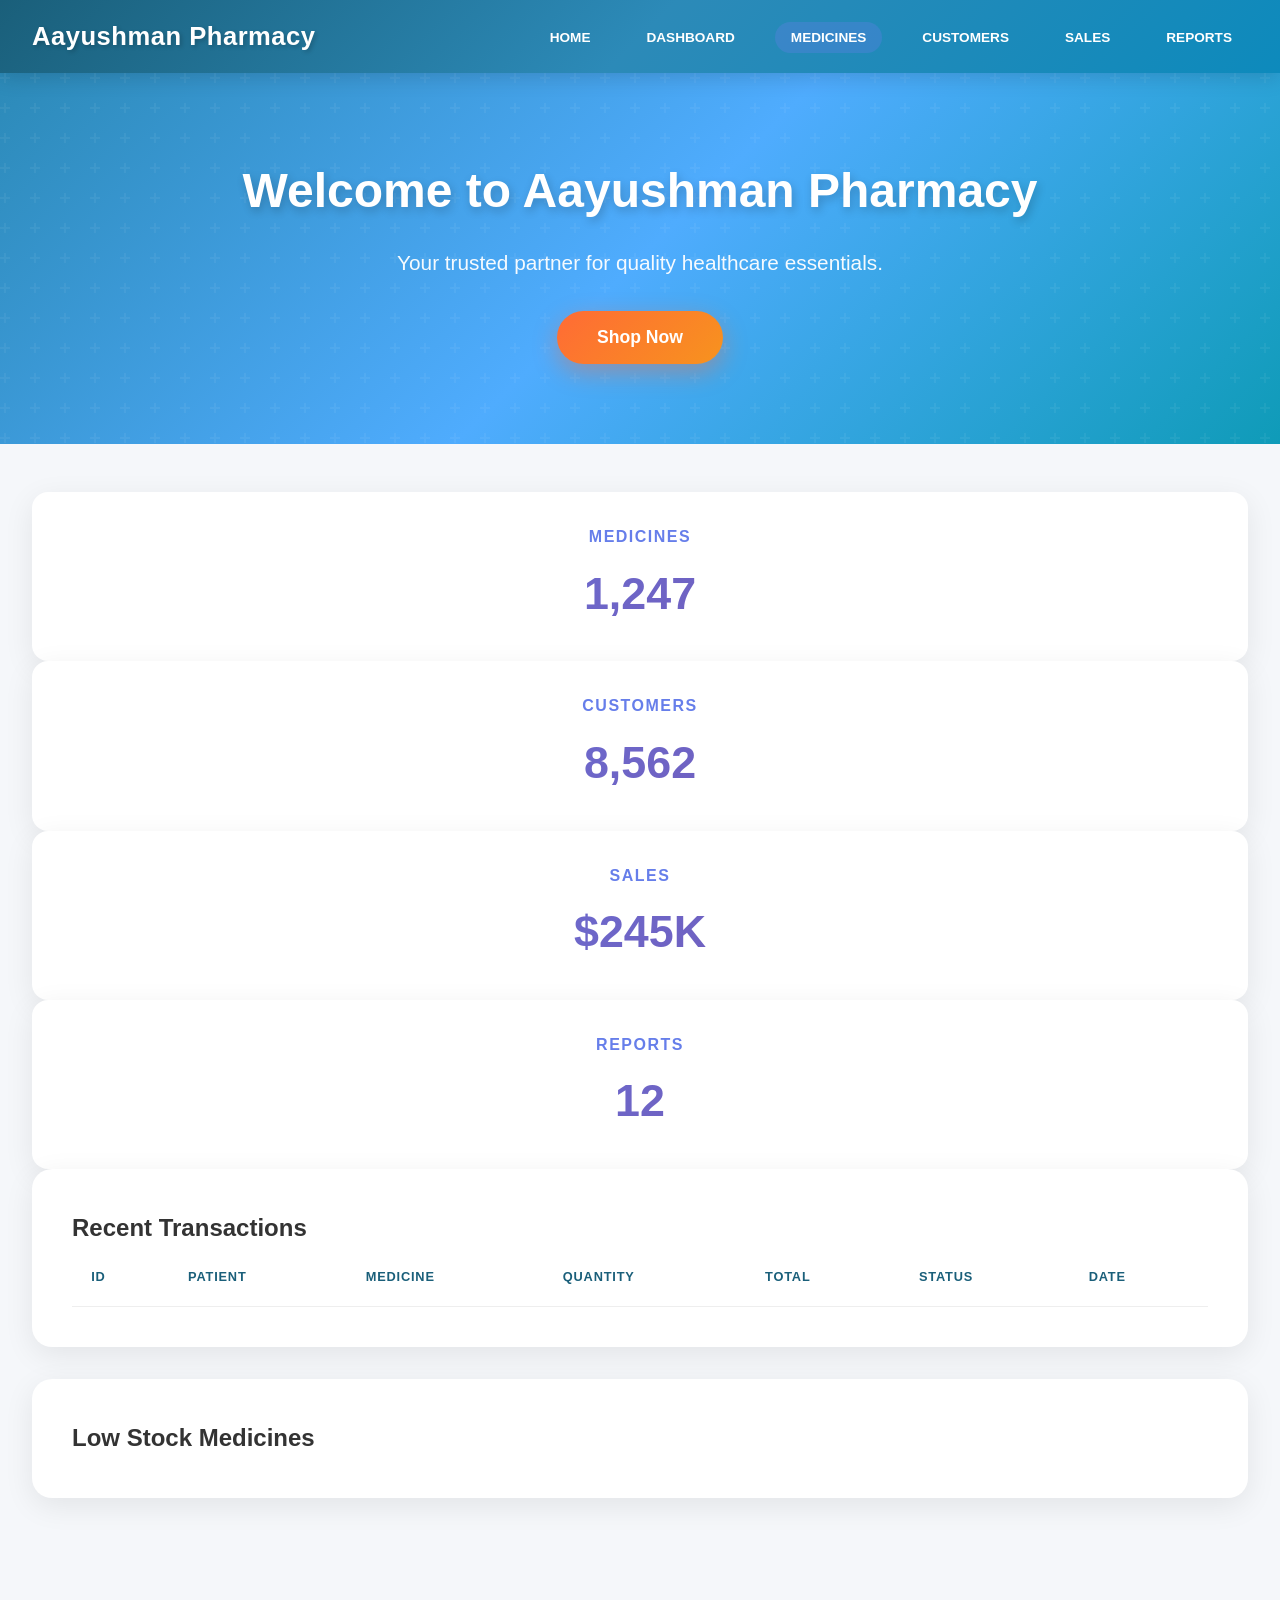
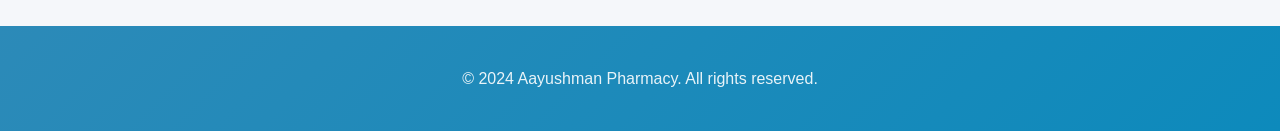
<file: index.html>
<!DOCTYPE html>
<html lang="en">
<head>
  <meta charset="UTF-8">
  <meta name="viewport" content="width=device-width, initial-scale=1.0">
  <title>Aayushman Pharmacy</title>
  <link rel="stylesheet" href="styles.css">
</head>
<body>
  <nav class="navbar">
    <div class="nav-brand">
      <h2>Aayushman Pharmacy</h2>
    </div>
    <ul class="nav-links">
      <li><a href="home.html">Home</a></li>
      <li><a href="dashboard.html">Dashboard</a></li>
      <li><a href="medicines.html" style="background-color: rgba(102, 126, 234, 0.3);">Medicines</a></li>
      <li><a href="customers.html">Customers</a></li>
      <li><a href="sales.html">Sales</a></li>
      <li><a href="reports.html">Reports</a></li>
    </ul>
  </nav>

  <section id="home" class="hero">
    <div class="hero-content">
      <h1>Welcome to Aayushman Pharmacy</h1>
      <p>Your trusted partner for quality healthcare essentials.</p>
      <button class="btn-primary">Shop Now</button>
    </div>
  </section>

  <main id="dashboard" class="dashboard-container">
    <section class="stats-grid">
      <div class="stat-card">
        <h3>Medicines</h3>
        <span class="stat-number">1,247</span>
        <p total-medicines-count></p>
      </div>
      <div class="stat-card">
        <h3>Customers</h3>
        <span class="stat-number">8,562</span>
        <p total-customers-count></p>
      </div>
      <div class="stat-card">
        <h3>Sales</h3>
        <span class="stat-number">$245K</span>
        <p total-sales-count></p>
      </div>
      <div class="stat-card">
        <h3>Reports</h3>
        <span class="stat-number">12</span>
        <p total-reports-count></p>
      </div>
    </section>

    <section class="transactions-section">
      <h2 id="recent-transactions-heading">Recent Transactions</h2>
      <table class="transactions-table" id="transactions-table">
        <tr>
          <th>ID</th>
          <th>Patient</th>
          <th>Medicine</th>
          <th>Quantity</th>
          <th>Total</th>
          <th>Status</th>
          <th>Date</th>
        </tr>
      </table>
    </section>

    <section id="low-stock" class="low-stock-section">
      <h2 id="medicines-heading">Low Stock Medicines</h2>
      <div class="cards-grid" id="cards-grid">
        <!-- Low stock cards will be rendered here -->
      </div>
    </section>
  </main>

  <footer>
    <p>&copy; 2024 Aayushman Pharmacy. All rights reserved.</p>
  </footer>
</body>
</html>
</file>
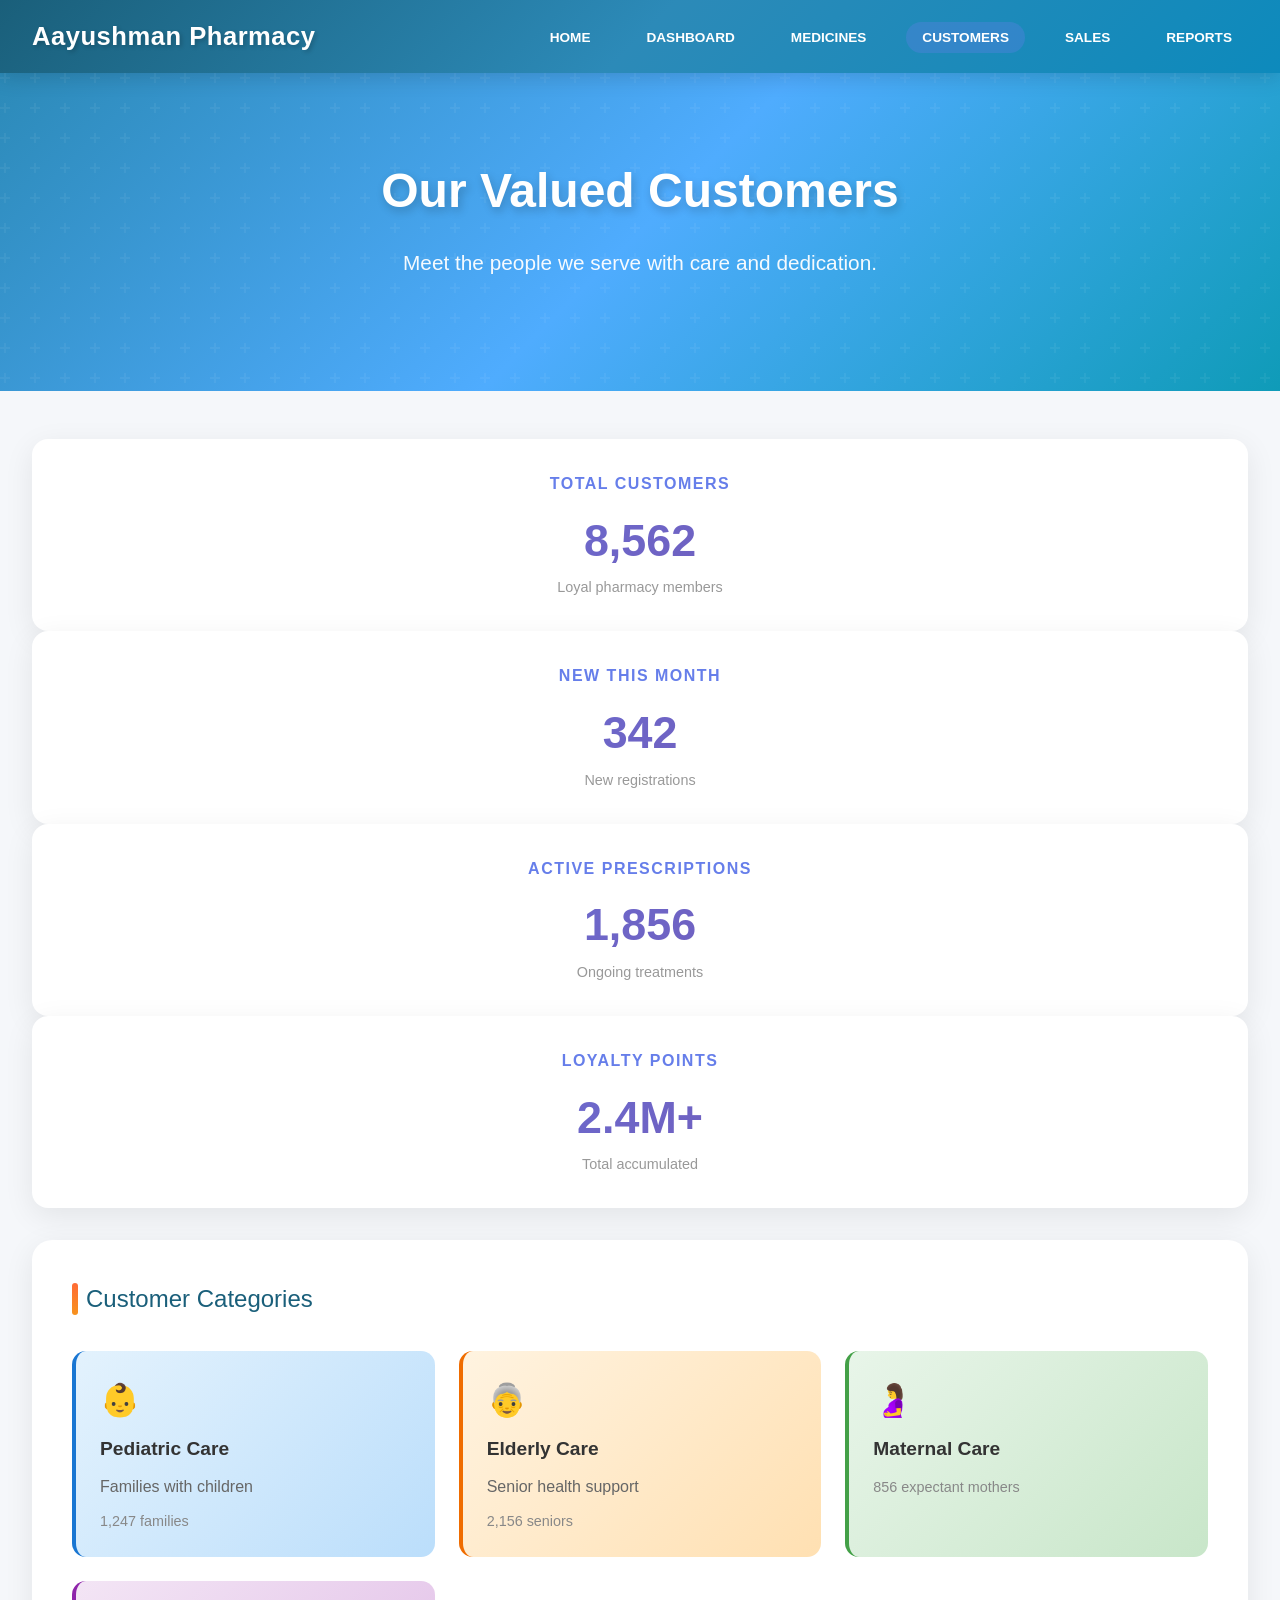
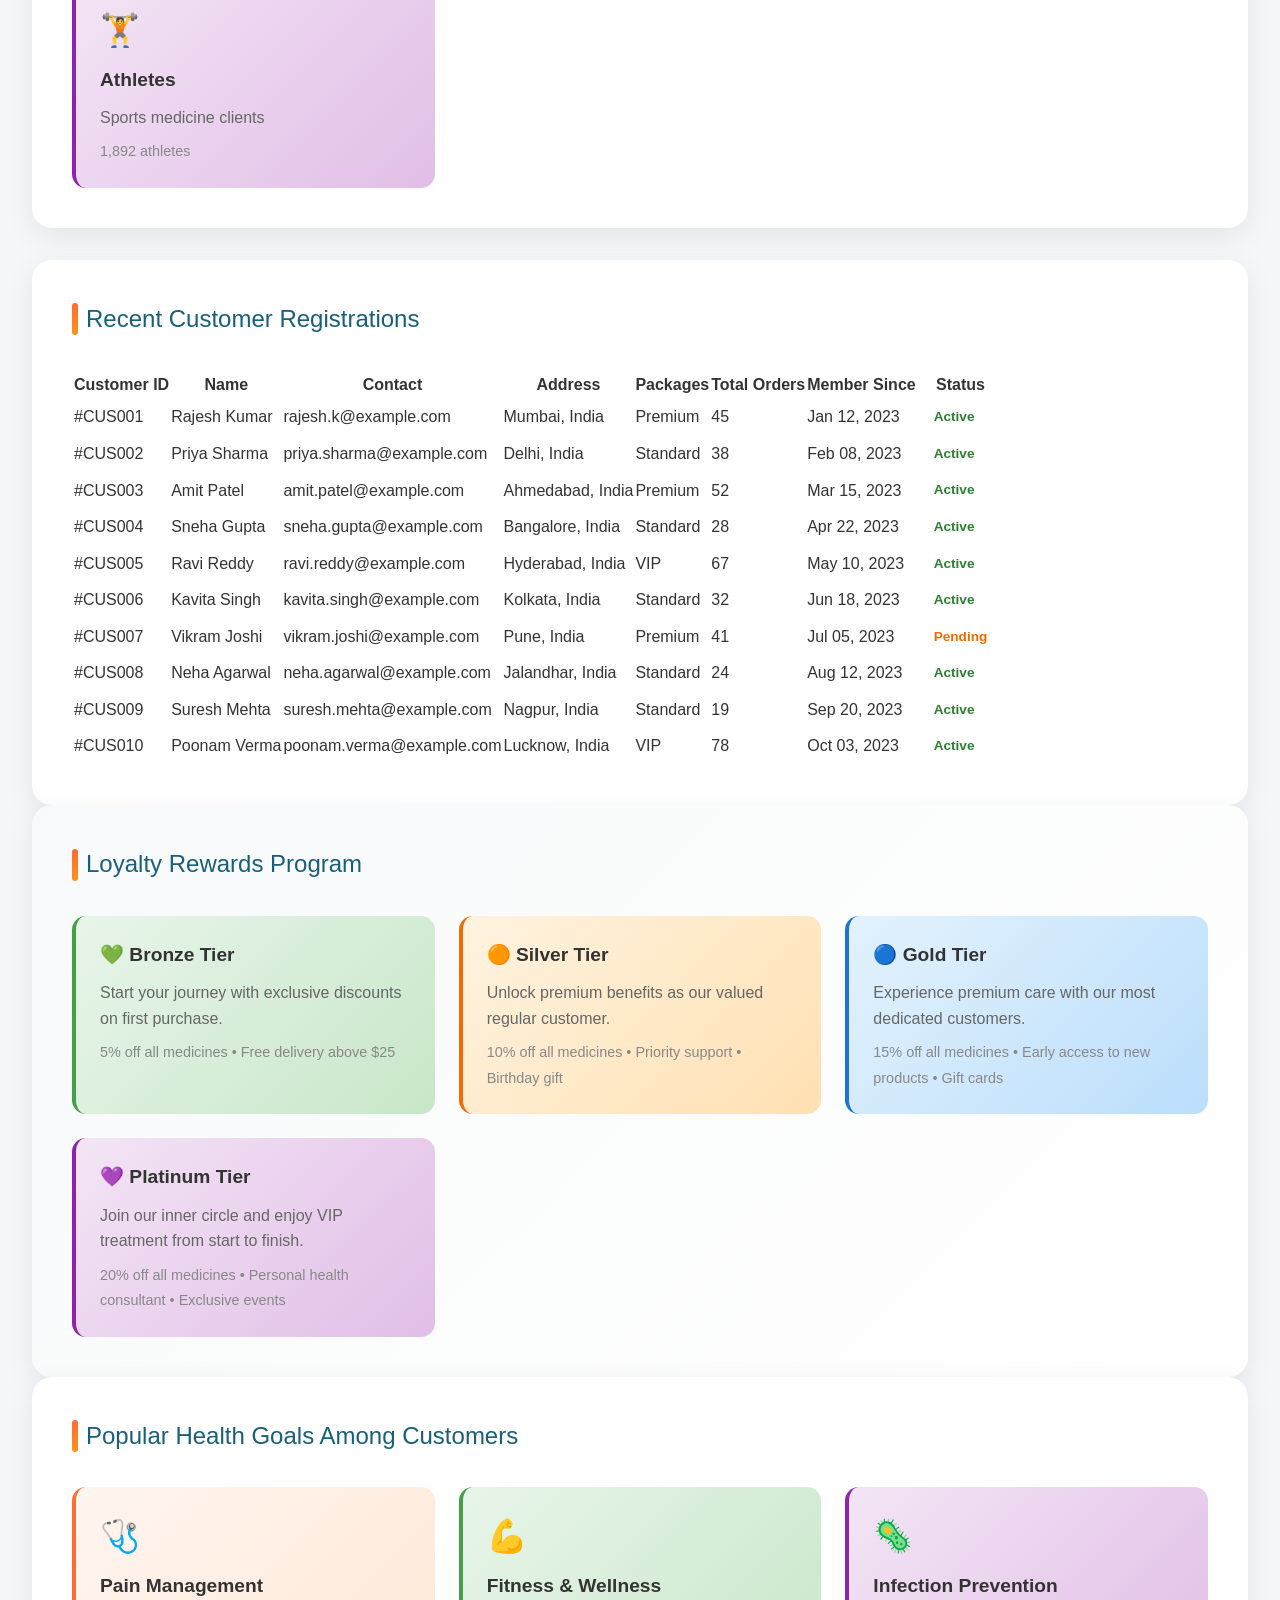
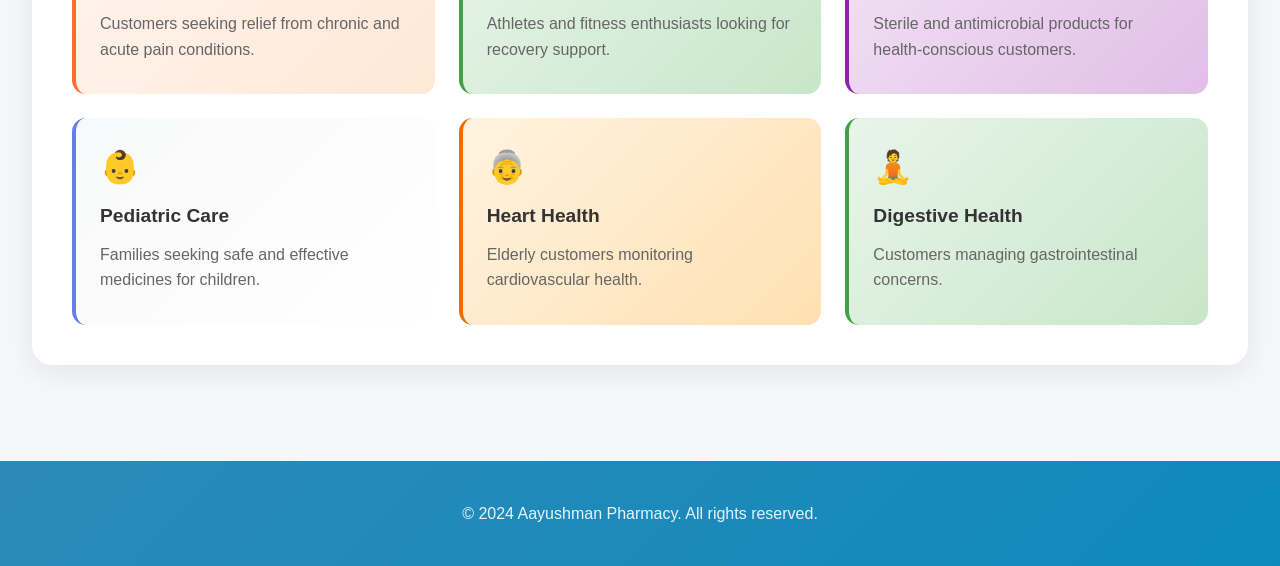
<file: customers.html>
<!DOCTYPE html>
<html lang="en">
<head>
  <meta charset="UTF-8">
  <meta name="viewport" content="width=device-width, initial-scale=1.0">
  <title>Aayushman Pharmacy - Customers</title>
  <link rel="stylesheet" href="styles.css">
</head>
<body>
  <nav class="navbar">
    <div class="nav-brand">
      <h2>Aayushman Pharmacy</h2>
    </div>
    <ul class="nav-links">
      <li><a href="home.html">Home</a></li>
      <li><a href="dashboard.html">Dashboard</a></li>
      <li><a href="medicines.html">Medicines</a></li>
      <li><a href="customers.html" style="background-color: rgba(102, 126, 234, 0.3);">Customers</a></li>
      <li><a href="sales.html">Sales</a></li>
      <li><a href="reports.html">Reports</a></li>
    </ul>
  </nav>

  <section class="hero">
    <div class="hero-content">
      <h1>Our Valued Customers</h1>
      <p>Meet the people we serve with care and dedication.</p>
    </div>
  </section>

  <main class="dashboard-container">
    <!-- Statistics Section -->
    <section class="stats-grid" style="margin-bottom: 2rem;">
      <div class="stat-card">
        <h3>Total Customers</h3>
        <span class="stat-number">8,562</span>
        <p>Loyal pharmacy members</p>
      </div>
      <div class="stat-card">
        <h3>New This Month</h3>
        <span class="stat-number">342</span>
        <p>New registrations</p>
      </div>
      <div class="stat-card">
        <h3>Active Prescriptions</h3>
        <span class="stat-number">1,856</span>
        <p>Ongoing treatments</p>
      </div>
      <div class="stat-card">
        <h3>Loyalty Points</h3>
        <span class="stat-number">2.4M+</span>
        <p>Total accumulated</p>
      </div>
    </section>

    <!-- Customer Categories Section -->
    <section class="categories-section" style="background: white; border-radius: 20px; padding: 2.5rem; box-shadow: 0 8px 30px rgba(0, 0, 0, 0.08); margin-bottom: 2rem;">
      <div class="section-header">Customer Categories</div>
      <div class="cards-grid">
        <div class="card category-card" style="background: linear-gradient(135deg, #e3f2fd 0%, #bbdefb 100%); border-left-color: #1976d2;">
          <span class="category-icon" style="font-size: 2rem; display: block; margin-bottom: 0.5rem;">👶</span>
          <h4>Pediatric Care</h4>
          <p>Families with children</p>
          <span class="unit">1,247 families</span>
        </div>

        <div class="card category-card" style="background: linear-gradient(135deg, #fff3e0 0%, #ffe0b2 100%); border-left-color: #ef6c00;">
          <span class="category-icon" style="font-size: 2rem; display: block; margin-bottom: 0.5rem;">👵</span>
          <h4>Elderly Care</h4>
          <p>Senior health support</p>
          <span class="unit">2,156 seniors</span>
        </div>

        <div class="card category-card" style="background: linear-gradient(135deg, #e8f5e9 0%, #c8e6c9 100%); border-left-color: #43a047;">
          <span class="category-icon" style="font-size: 2rem; display: block; margin-bottom: 0.5rem;">🤰</span>
          <h4>Maternal Care</h4>
          <prenatal support</p>
          <span class="unit">856 expectant mothers</span>
        </div>

        <div class="card category-card" style="background: linear-gradient(135deg, #f3e5f5 0%, #e1bee7 100%); border-left-color: #8e24aa;">
          <span class="category-icon" style="font-size: 2rem; display: block; margin-bottom: 0.5rem;">🏋️</span>
          <h4>Athletes</h4>
          <p>Sports medicine clients</p>
          <span class="unit">1,892 athletes</span>
        </div>
      </div>
    </section>

    <!-- Recent Customers Table -->
    <section class="customers-table-section" style="background: white; border-radius: 20px; padding: 2.5rem; box-shadow: 0 8px 30px rgba(0, 0, 0, 0.08);">
      <div class="section-header">Recent Customer Registrations</div>
      <table class="customers-table">
        <thead>
          <tr>
            <th>Customer ID</th>
            <th>Name</th>
            <th>Contact</th>
            <th>Address</th>
            <th>Packages</th>
            <th>Total Orders</th>
            <th>Member Since</th>
            <th>Status</th>
          </tr>
        </thead>
        <tbody>
          <tr>
            <td>#CUS001</td>
            <td>Rajesh Kumar</td>
            <td>rajesh.k@example.com</td>
            <td>Mumbai, India</td>
            <td>Premium</td>
            <td>45</td>
            <td>Jan 12, 2023</td>
            <td><span class="status-badge status-completed">Active</span></td>
          </tr>
          <tr>
            <td>#CUS002</td>
            <td>Priya Sharma</td>
            <td>priya.sharma@example.com</td>
            <td>Delhi, India</td>
            <td>Standard</td>
            <td>38</td>
            <td>Feb 08, 2023</td>
            <td><span class="status-badge status-completed">Active</span></td>
          </tr>
          <tr>
            <td>#CUS003</td>
            <td>Amit Patel</td>
            <td>amit.patel@example.com</td>
            <td>Ahmedabad, India</td>
            <td>Premium</td>
            <td>52</td>
            <td>Mar 15, 2023</td>
            <td><span class="status-badge status-completed">Active</span></td>
          </tr>
          <tr>
            <td>#CUS004</td>
            <td>Sneha Gupta</td>
            <td>sneha.gupta@example.com</td>
            <td>Bangalore, India</td>
            <td>Standard</td>
            <td>28</td>
            <td>Apr 22, 2023</td>
            <td><span class="status-badge status-completed">Active</span></td>
          </tr>
          <tr>
            <td>#CUS005</td>
            <td>Ravi Reddy</td>
            <td>ravi.reddy@example.com</td>
            <td>Hyderabad, India</td>
            <td>VIP</td>
            <td>67</td>
            <td>May 10, 2023</td>
            <td><span class="status-badge status-completed">Active</span></td>
          </tr>
          <tr>
            <td>#CUS006</td>
            <td>Kavita Singh</td>
            <td>kavita.singh@example.com</td>
            <td>Kolkata, India</td>
            <td>Standard</td>
            <td>32</td>
            <td>Jun 18, 2023</td>
            <td><span class="status-badge status-completed">Active</span></td>
          </tr>
          <tr>
            <td>#CUS007</td>
            <td>Vikram Joshi</td>
            <td>vikram.joshi@example.com</td>
            <td>Pune, India</td>
            <td>Premium</td>
            <td>41</td>
            <td>Jul 05, 2023</td>
            <td><span class="status-badge status-pending">Pending</span></td>
          </tr>
          <tr>
            <td>#CUS008</td>
            <td>Neha Agarwal</td>
            <td>neha.agarwal@example.com</td>
            <td>Jalandhar, India</td>
            <td>Standard</td>
            <td>24</td>
            <td>Aug 12, 2023</td>
            <td><span class="status-badge status-completed">Active</span></td>
          </tr>
          <tr>
            <td>#CUS009</td>
            <td>Suresh Mehta</td>
            <td>suresh.mehta@example.com</td>
            <td>Nagpur, India</td>
            <td>Standard</td>
            <td>19</td>
            <td>Sep 20, 2023</td>
            <td><span class="status-badge status-completed">Active</span></td>
          </tr>
          <tr>
            <td>#CUS010</td>
            <td>Poonam Verma</td>
            <td>poonam.verma@example.com</td>
            <td>Lucknow, India</td>
            <td>VIP</td>
            <td>78</td>
            <td>Oct 03, 2023</td>
            <td><span class="status-badge status-completed">Active</span></td>
          </tr>
        </tbody>
      </table>
    </section>

    <!-- Loyalty Rewards Section -->
    <section class="rewards-section" style="background: linear-gradient(135deg, #f8f9fa 0%, #ffffff 100%); border-radius: 20px; padding: 2.5rem; box-shadow: 0 8px 30px rgba(0, 0, 0, 0.08);">
      <div class="section-header">Loyalty Rewards Program</div>
      <div class="cards-grid">
        <div class="card reward-card" style="background: linear-gradient(135deg, #e8f5e9 0%, #c8e6c9 100%); border-left-color: #43a047;">
          <h4>💚 Bronze Tier</h4>
          <p>Start your journey with exclusive discounts on first purchase.</p>
          <span class="unit">5% off all medicines • Free delivery above $25</span>
        </div>

        <div class="card reward-card" style="background: linear-gradient(135deg, #fff3e0 0%, #ffe0b2 100%); border-left-color: #ef6c00;">
          <h4>🟠 Silver Tier</h4>
          <p>Unlock premium benefits as our valued regular customer.</p>
          <span class="unit">10% off all medicines • Priority support • Birthday gift</span>
        </div>

        <div class="card reward-card" style="background: linear-gradient(135deg, #e3f2fd 0%, #bbdefb 100%); border-left-color: #1976d2;">
          <h4>🔵 Gold Tier</h4>
          <p>Experience premium care with our most dedicated customers.</p>
          <span class="unit">15% off all medicines • Early access to new products • Gift cards</span>
        </div>

        <div class="card reward-card" style="background: linear-gradient(135deg, #f3e5f5 0%, #e1bee7 100%); border-left-color: #8e24aa;">
          <h4>💜 Platinum Tier</h4>
          <p>Join our inner circle and enjoy VIP treatment from start to finish.</p>
          <span class="unit">20% off all medicines • Personal health consultant • Exclusive events</span>
        </div>
      </div>
    </section>

    <!-- Customer Health Goals -->
    <section class="goals-section" style="background: white; border-radius: 20px; padding: 2.5rem; box-shadow: 0 8px 30px rgba(0, 0, 0, 0.08);">
      <div class="section-header">Popular Health Goals Among Customers</div>
      <div class="cards-grid">
        <div class="card goal-card" style="background: linear-gradient(135deg, #fff5f0 0%, #ffe8d6 100%); border-left-color: #ff6b35;">
          <span class="goal-icon" style="font-size: 2rem; display: block; margin-bottom: 0.5rem;">🩺</span>
          <h4>Pain Management</h4>
          <p>Customers seeking relief from chronic and acute pain conditions.</p>
        </div>

        <div class="card goal-card" style="background: linear-gradient(135deg, #e8f5e9 0%, #c8e6c9 100%); border-left-color: #43a047;">
          <span class="goal-icon" style="font-size: 2rem; display: block; margin-bottom: 0.5rem;">💪</span>
          <h4>Fitness & Wellness</h4>
          <p>Athletes and fitness enthusiasts looking for recovery support.</p>
        </div>

        <div class="card goal-card" style="background: linear-gradient(135deg, #f3e5f5 0%, #e1bee7 100%); border-left-color: #8e24aa;">
          <span class="goal-icon" style="font-size: 2rem; display: block; margin-bottom: 0.5rem;">🦠</span>
          <h4>Infection Prevention</h4>
          <p>Sterile and antimicrobial products for health-conscious customers.</p>
        </div>

        <div class="card goal-card" style="background: linear-gradient(135deg, #f8f9fa 0%, #ffffff 100%); border-left-color: #667eea;">
          <span class="goal-icon" style="font-size: 2rem; display: block; margin-bottom: 0.5rem;">👶</span>
          <h4>Pediatric Care</h4>
          <p>Families seeking safe and effective medicines for children.</p>
        </div>

        <div class="card goal-card" style="background: linear-gradient(135deg, #fff3e0 0%, #ffe0b2 100%); border-left-color: #ef6c00;">
          <span class="goal-icon" style="font-size: 2rem; display: block; margin-bottom: 0.5rem;">👵</span>
          <h4>Heart Health</h4>
          <p>Elderly customers monitoring cardiovascular health.</p>
        </div>

        <div class="card goal-card" style="background: linear-gradient(135deg, #e8f5e9 0%, #c8e6c9 100%); border-left-color: #43a047;">
          <span class="goal-icon" style="font-size: 2rem; display: block; margin-bottom: 0.5rem;">🧘</span>
          <h4>Digestive Health</h4>
          <p>Customers managing gastrointestinal concerns.</p>
        </div>
      </div>
    </section>
  </main>

  <footer>
    <p>&copy; 2024 Aayushman Pharmacy. All rights reserved.</p>
  </footer>
</body>
</html>
</file>
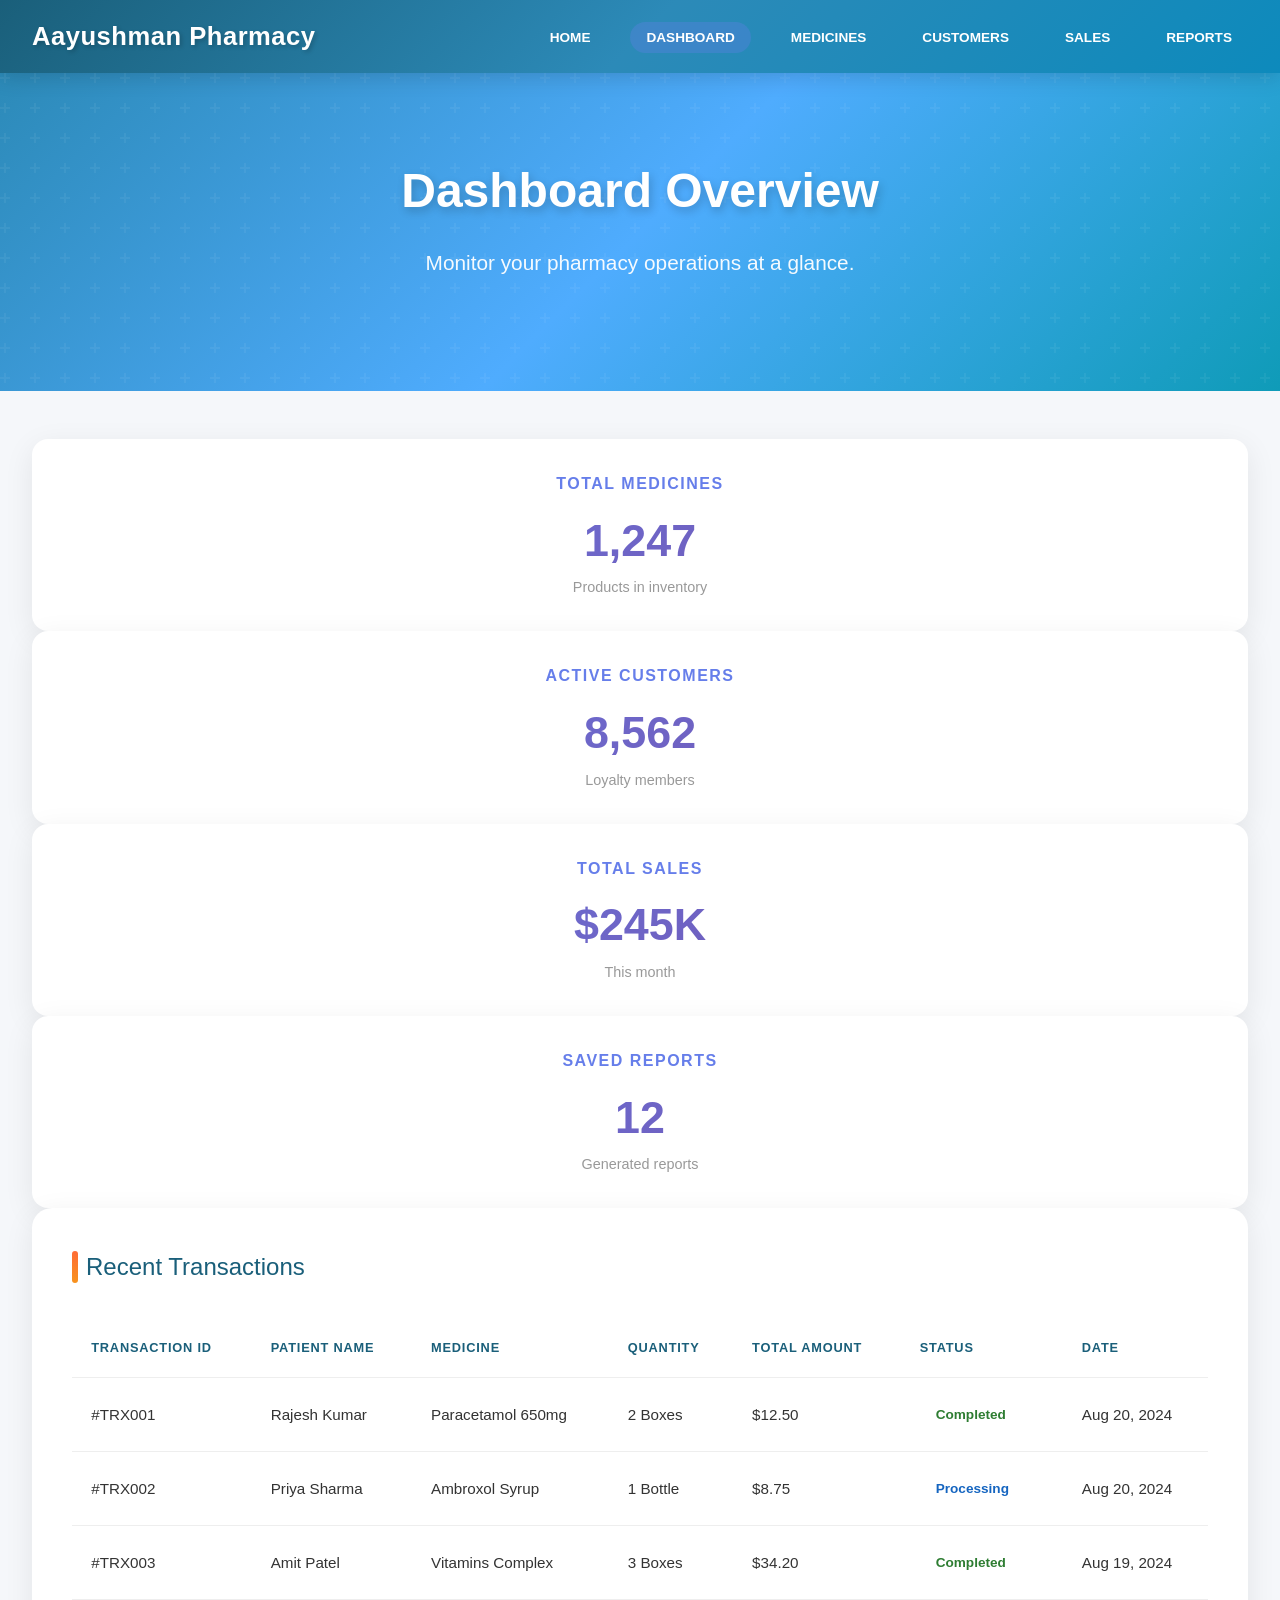
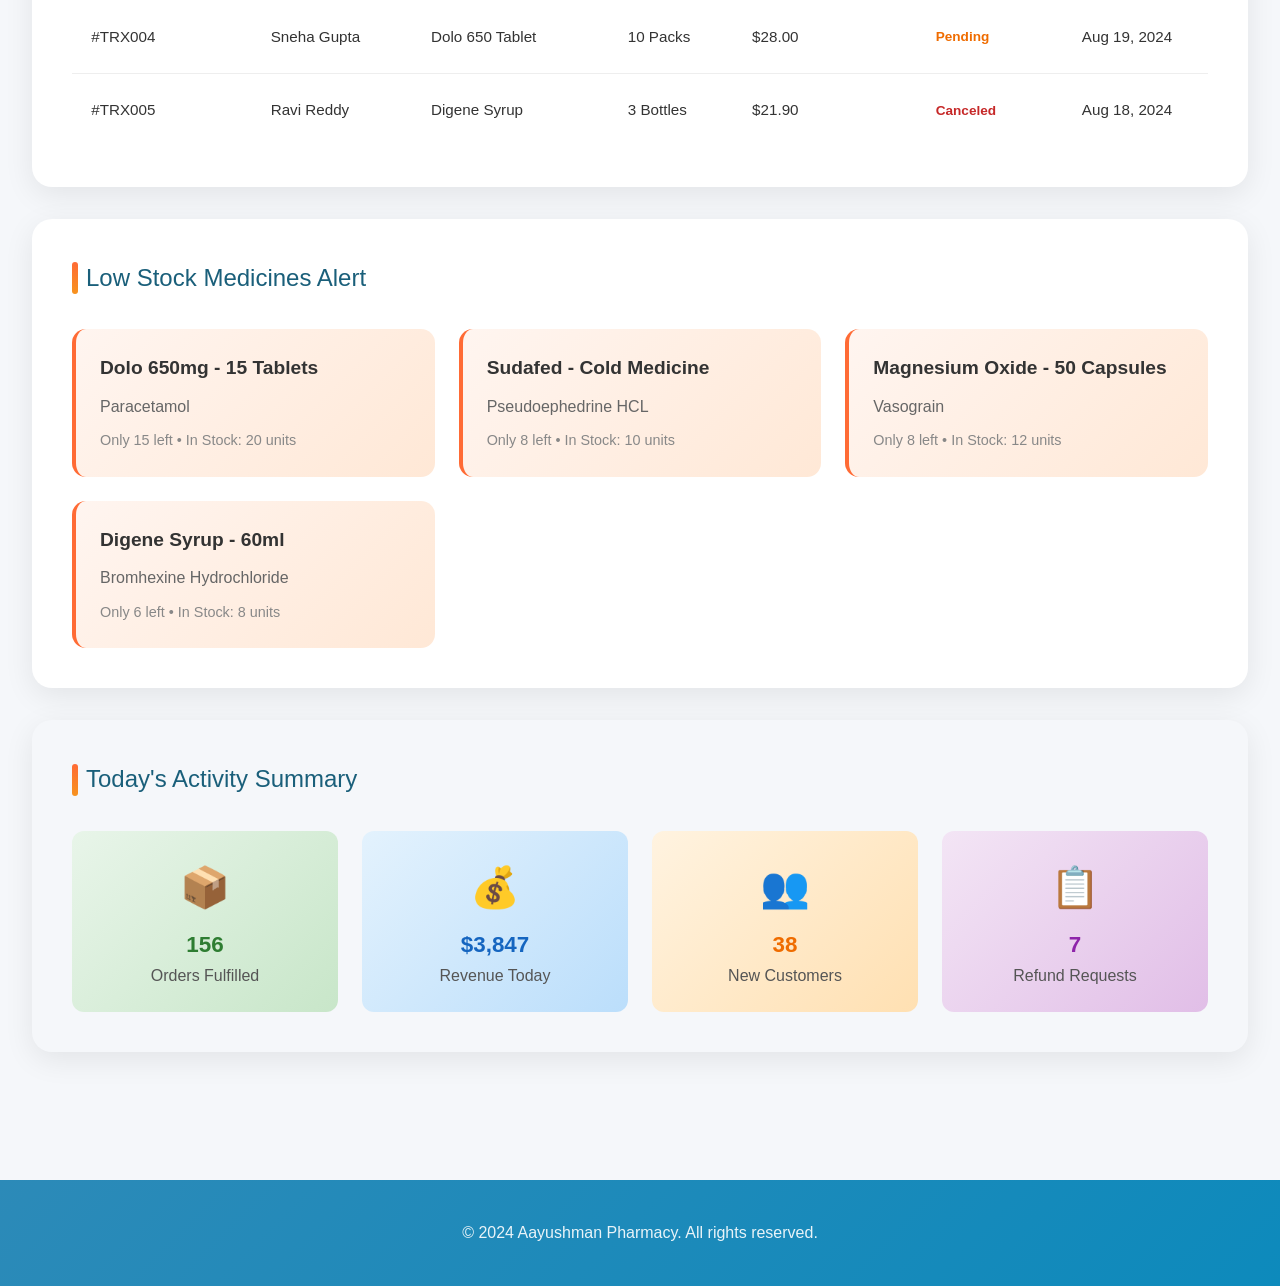
<file: dashboard.html>
<!DOCTYPE html>
<html lang="en">
<head>
  <meta charset="UTF-8">
  <meta name="viewport" content="width=device-width, initial-scale=1.0">
  <title>Aayushman Pharmacy - Dashboard</title>
  <link rel="stylesheet" href="styles.css">
</head>
<body>
  <nav class="navbar">
    <div class="nav-brand">
      <h2>Aayushman Pharmacy</h2>
    </div>
    <ul class="nav-links">
      <li><a href="home.html">Home</a></li>
      <li><a href="dashboard.html" style="background-color: rgba(102, 126, 234, 0.3);">Dashboard</a></li>
      <li><a href="medicines.html">Medicines</a></li>
      <li><a href="customers.html">Customers</a></li>
      <li><a href="sales.html">Sales</a></li>
      <li><a href="reports.html">Reports</a></li>
    </ul>
  </nav>

  <section class="hero">
    <div class="hero-content">
      <h1>Dashboard Overview</h1>
      <p>Monitor your pharmacy operations at a glance.</p>
    </div>
  </section>

  <main class="dashboard-container">
    <section class="stats-grid">
      <div class="stat-card">
        <h3>Total Medicines</h3>
        <span class="stat-number">1,247</span>
        <p>Products in inventory</p>
      </div>
      <div class="stat-card">
        <h3>Active Customers</h3>
        <span class="stat-number">8,562</span>
        <p>Loyalty members</p>
      </div>
      <div class="stat-card">
        <h3>Total Sales</h3>
        <span class="stat-number">$245K</span>
        <p>This month</p>
      </div>
      <div class="stat-card">
        <h3>Saved Reports</h3>
        <span class="stat-number">12</span>
        <p>Generated reports</p>
      </div>
    </section>

    <section class="transactions-section">
      <div class="section-header">Recent Transactions</div>
      <table class="transactions-table">
        <thead>
          <tr>
            <th>Transaction ID</th>
            <th>Patient Name</th>
            <th>Medicine</th>
            <th>Quantity</th>
            <th>Total Amount</th>
            <th>Status</th>
            <th>Date</th>
          </tr>
        </thead>
        <tbody>
          <tr>
            <td>#TRX001</td>
            <td>Rajesh Kumar</td>
            <td>Paracetamol 650mg</td>
            <td>2 Boxes</td>
            <td>$12.50</td>
            <td><span class="status-badge status-completed">Completed</span></td>
            <td>Aug 20, 2024</td>
          </tr>
          <tr>
            <td>#TRX002</td>
            <td>Priya Sharma</td>
            <td>Ambroxol Syrup</td>
            <td>1 Bottle</td>
            <td>$8.75</td>
            <td><span class="status-badge status-processing">Processing</span></td>
            <td>Aug 20, 2024</td>
          </tr>
          <tr>
            <td>#TRX003</td>
            <td>Amit Patel</td>
            <td>Vitamins Complex</td>
            <td>3 Boxes</td>
            <td>$34.20</td>
            <td><span class="status-badge status-completed">Completed</span></td>
            <td>Aug 19, 2024</td>
          </tr>
          <tr>
            <td>#TRX004</td>
            <td>Sneha Gupta</td>
            <td>Dolo 650 Tablet</td>
            <td>10 Packs</td>
            <td>$28.00</td>
            <td><span class="status-badge status-pending">Pending</span></td>
            <td>Aug 19, 2024</td>
          </tr>
          <tr>
            <td>#TRX005</td>
            <td>Ravi Reddy</td>
            <td>Digene Syrup</td>
            <td>3 Bottles</td>
            <td>$21.90</td>
            <td><span class="status-badge status-canceled">Canceled</span></td>
            <td>Aug 18, 2024</td>
          </tr>
        </tbody>
      </table>
    </section>

    <section class="low-stock-section">
      <div class="section-header">Low Stock Medicines Alert</div>
      <div class="cards-grid" id="cards-grid">
        <div class="card">
          <h4>Dolo 650mg - 15 Tablets</h4>
          <p>Paracetamol</p>
          <span class="unit">Only 15 left • In Stock: 20 units</span>
        </div>
        <div class="card">
          <h4>Sudafed - Cold Medicine</h4>
          <p>Pseudoephedrine HCL</p>
          <span class="unit">Only 8 left • In Stock: 10 units</span>
        </div>
        <div class="card">
          <h4>Magnesium Oxide - 50 Capsules</h4>
          <p>Vasograin</p>
          <span class="unit">Only 8 left • In Stock: 12 units</span>
        </div>
        <div class="card">
          <h4>Digene Syrup - 60ml</h4>
          <p>Bromhexine Hydrochloride</p>
          <span class="unit">Only 6 left • In Stock: 8 units</span>
        </div>
      </div>
    </section>

    <section class="activity-section" style="box-shadow: 0 8px 30px rgba(0, 0, 0, 0.08); border-radius: 20px; padding: 2.5rem; margin-bottom: 2rem;">
      <div class="section-header">Today's Activity Summary</div>
      <div style="display: grid; grid-template-columns: repeat(auto-fit, minmax(200px, 1fr)); gap: 1.5rem;">
        <div class="activity-card" style="background: linear-gradient(135deg, #e8f5e9 0%, #c8e6c9 100%); border-radius: 12px; padding: 1.5rem; text-align: center;">
          <span style="font-size: 2.5rem; display: block; margin-bottom: 0.5rem;">📦</span>
          <strong style="display: block; color: #2e7d32; font-size: 1.4rem;">156</strong>
          <span style="color: #555;">Orders Fulfilled</span>
        </div>
        <div class="activity-card" style="background: linear-gradient(135deg, #e3f2fd 0%, #bbdefb 100%); border-radius: 12px; padding: 1.5rem; text-align: center;">
          <span style="font-size: 2.5rem; display: block; margin-bottom: 0.5rem;">💰</span>
          <strong style="display: block; color: #1565c0; font-size: 1.4rem;">$3,847</strong>
          <span style="color: #555;">Revenue Today</span>
        </div>
        <div class="activity-card" style="background: linear-gradient(135deg, #fff3e0 0%, #ffe0b2 100%); border-radius: 12px; padding: 1.5rem; text-align: center;">
          <span style="font-size: 2.5rem; display: block; margin-bottom: 0.5rem;">👥</span>
          <strong style="display: block; color: #ef6c00; font-size: 1.4rem;">38</strong>
          <span style="color: #555;">New Customers</span>
        </div>
        <div class="activity-card" style="background: linear-gradient(135deg, #f3e5f5 0%, #e1bee7 100%); border-radius: 12px; padding: 1.5rem; text-align: center;">
          <span style="font-size: 2.5rem; display: block; margin-bottom: 0.5rem;">📋</span>
          <strong style="display: block; color: #8e24aa; font-size: 1.4rem;">7</strong>
          <span style="color: #555;">Refund Requests</span>
        </div>
      </div>
    </section>
  </main>

  <footer>
    <p>&copy; 2024 Aayushman Pharmacy. All rights reserved.</p>
  </footer>
</body>
</html>
</file>
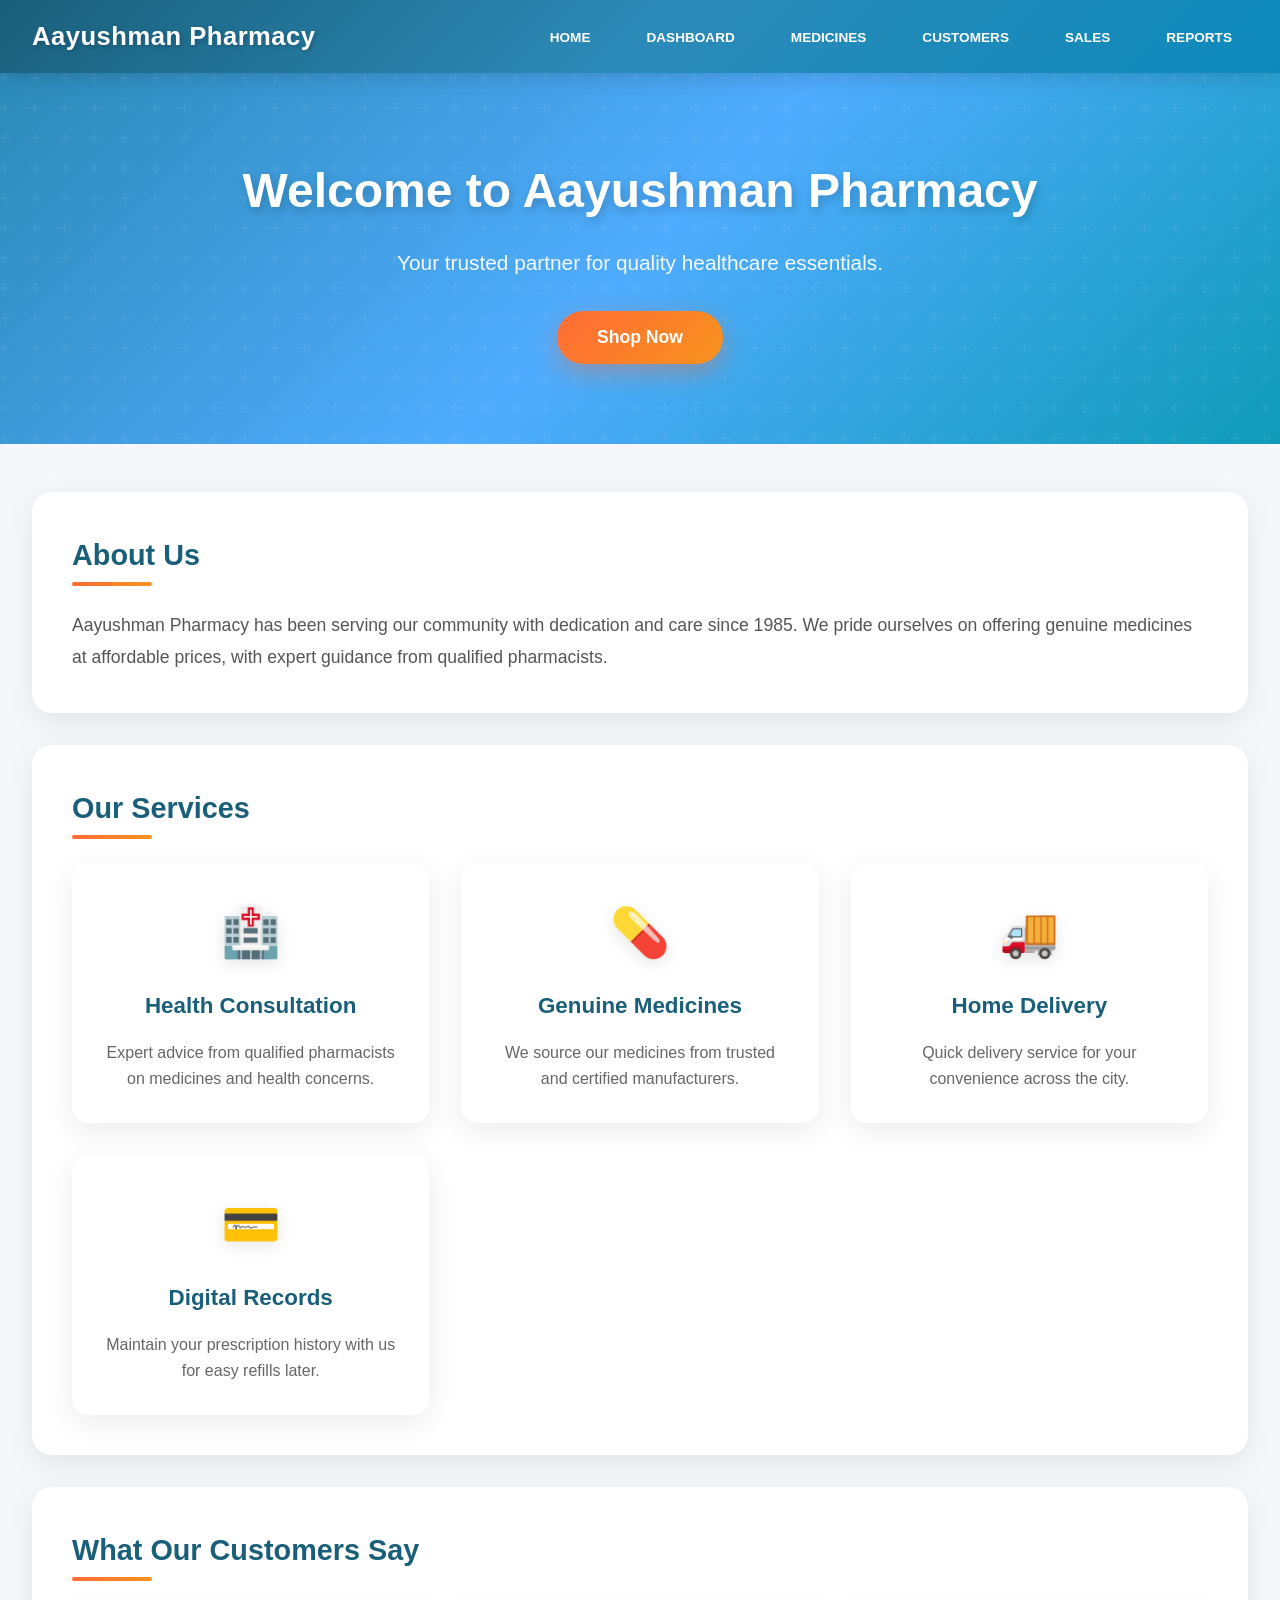
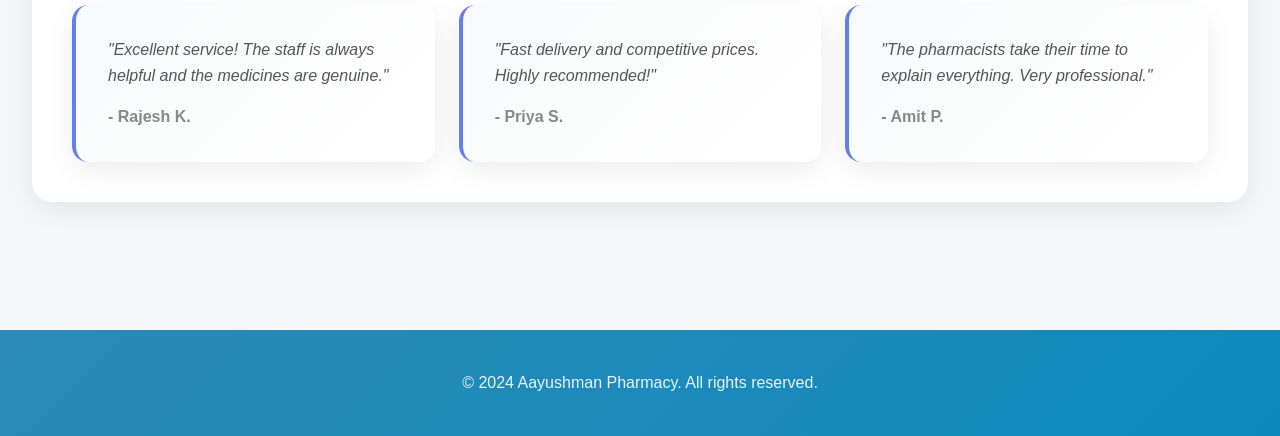
<file: home.html>
<!DOCTYPE html>
<html lang="en">
<head>
  <meta charset="UTF-8">
  <meta name="viewport" content="width=device-width, initial-scale=1.0">
  <title>Aayushman Pharmacy - Home</title>
  <link rel="stylesheet" href="styles.css">
</head>
<body>
  <nav class="navbar">
    <div class="nav-brand">
      <h2>Aayushman Pharmacy</h2>
    </div>
    <ul class="nav-links">
      <li><a href="home.html">Home</a></li>
      <li><a href="dashboard.html">Dashboard</a></li>
      <li><a href="medicines.html">Medicines</a></li>
      <li><a href="customers.html">Customers</a></li>
      <li><a href="sales.html">Sales</a></li>
      <li><a href="reports.html">Reports</a></li>
    </ul>
  </nav>

  <section class="hero">
    <div class="hero-content">
      <h1>Welcome to Aayushman Pharmacy</h1>
      <p>Your trusted partner for quality healthcare essentials.</p>
      <button class="btn-primary">Shop Now</button>
    </div>
  </section>

  <main class="dashboard-container">
    <section class="hero-feature">
      <h2>About Us</h2>
      <p>Aayushman Pharmacy has been serving our community with dedication and care since 1985. We pride ourselves on offering genuine medicines at affordable prices, with expert guidance from qualified pharmacists.</p>
    </section>

    <section class="services">
      <h2>Our Services</h2>
      <div class="cards-grid">
        <div class="card-featured">
          <span class="icon">🏥</span>
          <h3>Health Consultation</h3>
          <p>Expert advice from qualified pharmacists on medicines and health concerns.</p>
        </div>
        <div class="card-featured">
          <span class="icon">💊</span>
          <h3>Genuine Medicines</h3>
          <p>We source our medicines from trusted and certified manufacturers.</p>
        </div>
        <div class="card-featured">
          <span class="icon">🚚</span>
          <h3>Home Delivery</h3>
          <p>Quick delivery service for your convenience across the city.</p>
        </div>
        <div class="card-featured">
          <span class="icon">💳</span>
          <h3>Digital Records</h3>
          <p>Maintain your prescription history with us for easy refills later.</p>
        </div>
      </div>
    </section>

    <section class="testimonials">
      <h2>What Our Customers Say</h2>
      <div class="cards-grid">
        <div class="card testimonial">
          <p>"Excellent service! The staff is always helpful and the medicines are genuine."</p>
          <span>- Rajesh K.</span>
        </div>
        <div class="card testimonial">
          <p>"Fast delivery and competitive prices. Highly recommended!"</p>
          <span>- Priya S.</span>
        </div>
        <div class="card testimonial">
          <p>"The pharmacists take their time to explain everything. Very professional."</p>
          <span>- Amit P.</span>
        </div>
      </div>
    </section>
  </main>

  <footer>
    <p>&copy; 2024 Aayushman Pharmacy. All rights reserved.</p>
  </footer>
</body>
</html>
</file>
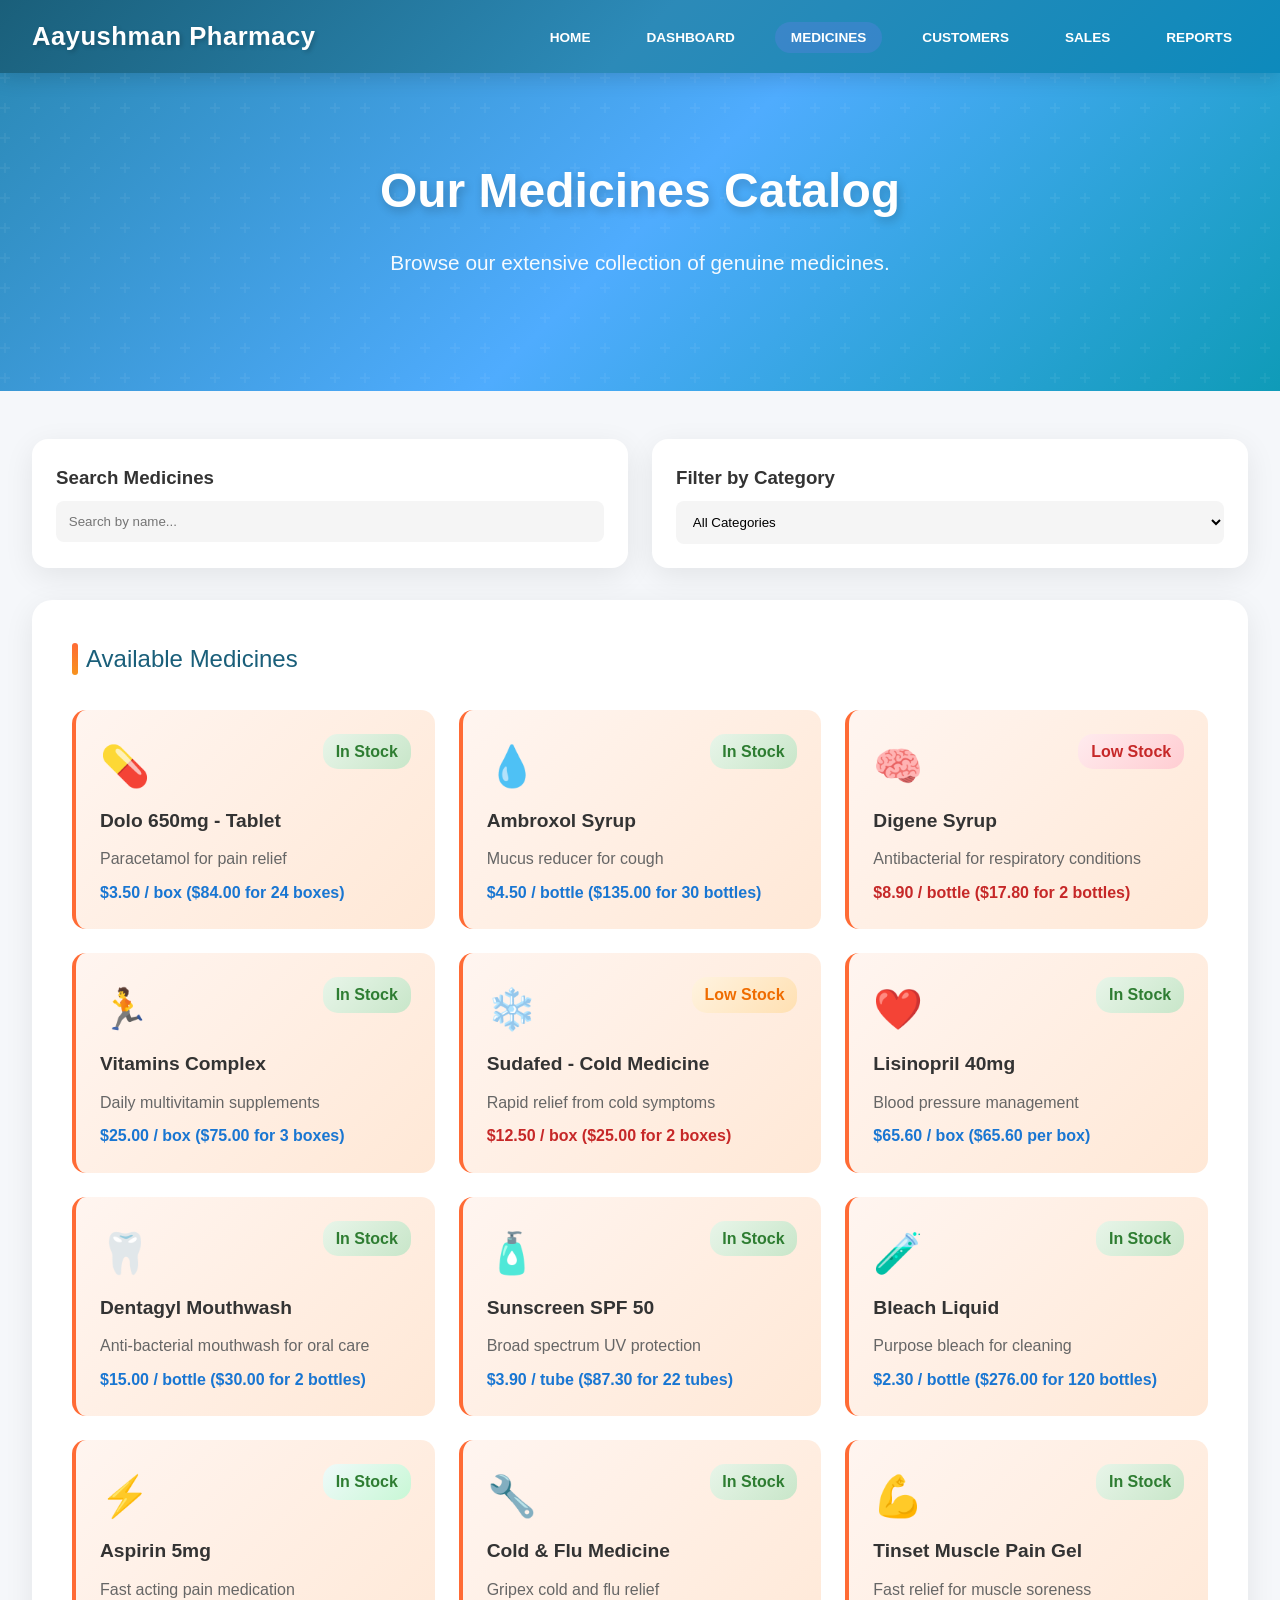
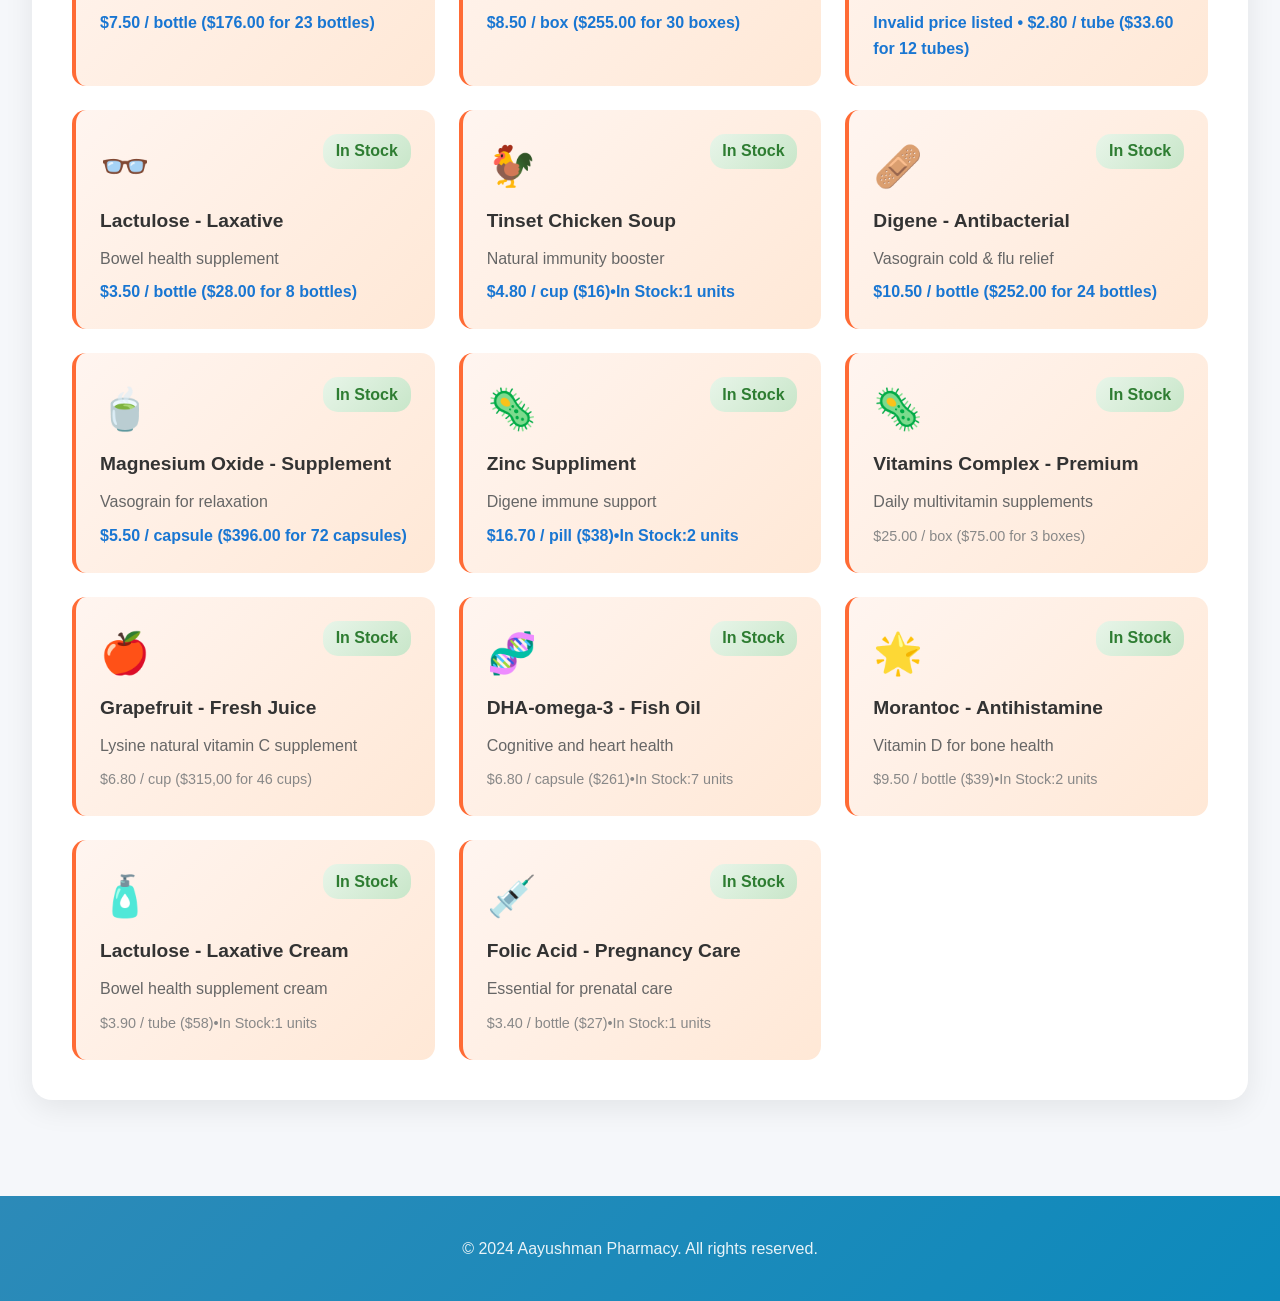
<file: medicines.html>
<!DOCTYPE html>
<html lang="en">
<head>
  <meta charset="UTF-8">
  <meta name="viewport" content="width=device-width, initial-scale=1.0">
  <title>Aayushman Pharmacy - Medicines</title>
  <link rel="stylesheet" href="styles.css">
</head>
<body>
  <nav class="navbar">
    <div class="nav-brand">
      <h2>Aayushman Pharmacy</h2>
    </div>
    <ul class="nav-links">
      <li><a href="home.html">Home</a></li>
      <li><a href="dashboard.html">Dashboard</a></li>
      <li><a href="medicines.html" style="background-color: rgba(102, 126, 234, 0.3);">Medicines</a></li>
      <li><a href="customers.html">Customers</a></li>
      <li><a href="sales.html">Sales</a></li>
      <li><a href="reports.html">Reports</a></li>
    </ul>
  </nav>

  <section class="hero">
    <div class="hero-content">
      <h1>Our Medicines Catalog</h1>
      <p>Browse our extensive collection of genuine medicines.</p>
    </div>
  </section>

  <main class="dashboard-container">
    <section class="search-filter-section" style="display: grid; grid-template-columns: repeat(auto-fit, minmax(250px, 1fr)); gap: 1.5rem; margin-bottom: 2rem;">
      <div class="search-card" style="background: white; border-radius: 16px; padding: 1.5rem; box-shadow: 0 8px 30px rgba(0, 0, 0, 0.08);">
        <h3>Search Medicines</h3>
        <input type="text" placeholder="Search by name..." style="width: 100%; padding: 0.8rem; border: none; background: #f5f5f5; border-radius: 8px; margin-top: 0.5rem;">
      </div>
      <div class="filter-card" style="background: white; border-radius: 16px; padding: 1.5rem; box-shadow: 0 8px 30px rgba(0, 0, 0, 0.08);">
        <h3>Filter by Category</h3>
        <select style="width: 100%; padding: 0.8rem; border: none; background: #f5f5f5; border-radius: 8px; margin-top: 0.5rem;">
          <option>All Categories</option>
          <option>Pain Relief</option>
          <option>Cold & Flu</option>
          <option>Antibiotics</option>
          <option>Heart Care</option>
          <option>Digestive Health</option>
        </select>
      </div>
    </section>

    <section class="medicines-section" style="background: white; border-radius: 20px; padding: 2.5rem; box-shadow: 0 8px 30px rgba(0, 0, 0, 0.08);">
      <div class="section-header">Available Medicines</div>
      <div class="cards-grid">
        <div class="card medicine-card">
          <div style="display: flex; justify-content: space-between; align-items: start; margin-bottom: 0.5rem;">
            <span class="medicine-icon" style="font-size: 2.5rem;">💊</span>
            <span class="stock-status" style="background: linear-gradient(135deg, #e8f5e9 0%, #c8e6c9 100%); color: #2e7d32; padding: 0.3rem 0.8rem; border-radius: 15px; font-weight: 600;">In Stock</span>
          </div>
          <h4>Dolo 650mg - Tablet</h4>
          <p>Paracetamol for pain relief</p>
          <span style="color: #1976d2; font-weight: 600;">$3.50 / box ($84.00 for 24 boxes)</span>
        </div>

        <div class="card medicine-card">
          <div style="display: flex; justify-content: space-between; align-items: start; margin-bottom: 0.5rem;">
            <span class="medicine-icon" style="font-size: 2.5rem;">💧</span>
            <span class="stock-status" style="background: linear-gradient(135deg, #e8f5e9 0%, #c8e6c9 100%); color: #2e7d32; padding: 0.3rem 0.8rem; border-radius: 15px; font-weight: 600;">In Stock</span>
          </div>
          <h4>Ambroxol Syrup</h4>
          <p>Mucus reducer for cough</p>
          <span style="color: #1976d2; font-weight: 600;">$4.50 / bottle ($135.00 for 30 bottles)</span>
        </div>

        <div class="card medicine-card">
          <div style="display: flex; justify-content: space-between; align-items: start; margin-bottom: 0.5rem;">
            <span class="medicine-icon" style="font-size: 2.5rem;">🧠</span>
            <span class="stock-status" style="background: linear-gradient(135deg, #ffebee 0%, #ffcdd2 100%); color: #c62828; padding: 0.3rem 0.8rem; border-radius: 15px; font-weight: 600;">Low Stock</span>
          </div>
          <h4>Digene Syrup</h4>
          <p>Antibacterial for respiratory conditions</p>
          <span style="color: #c62828; font-weight: 600;">$8.90 / bottle ($17.80 for 2 bottles)</span>
        </div>

        <div class="card medicine-card">
          <div style="display: flex; justify-content: space-between; align-items: start; margin-bottom: 0.5rem;">
            <span class="medicine-icon" style="font-size: 2.5rem;">🏃</span>
            <span class="stock-status" style="background: linear-gradient(135deg, #e8f5e9 0%, #c8e6c9 100%); color: #2e7d32; padding: 0.3rem 0.8rem; border-radius: 15px; font-weight: 600;">In Stock</span>
          </div>
          <h4>Vitamins Complex</h4>
          <p>Daily multivitamin supplements</p>
          <span style="color: #1976d2; font-weight: 600;">$25.00 / box ($75.00 for 3 boxes)</span>
        </div>

        <div class="card medicine-card">
          <div style="display: flex; justify-content: space-between; align-items: start; margin-bottom: 0.5rem;">
            <span class="medicine-icon" style="font-size: 2.5rem;">❄️</span>
            <span class="stock-status" style="background: linear-gradient(135deg, #fff3e0 0%, #ffe0b2 100%); color: #ef6c00; padding: 0.3rem 0.8rem; border-radius: 15px; font-weight: 600;">Low Stock</span>
          </div>
          <h4>Sudafed - Cold Medicine</h4>
          <p>Rapid relief from cold symptoms</p>
          <span style="color: #c62828; font-weight: 600;">$12.50 / box ($25.00 for 2 boxes)</span>
        </div>

        <div class="card medicine-card">
          <div style="display: flex; justify-content: space-between; align-items: start; margin-bottom: 0.5rem;">
            <span class="medicine-icon" style="font-size: 2.5rem;">❤️</span>
            <span class="stock-status" style="background: linear-gradient(135deg, #e8f5e9 0%, #c8e6c9 100%); color: #2e7d32; padding: 0.3rem 0.8rem; border-radius: 15px; font-weight: 600;">In Stock</span>
          </div>
          <h4>Lisinopril 40mg</h4>
          <p>Blood pressure management</p>
          <span style="color: #1976d2; font-weight: 600;">$65.60 / box ($65.60 per box)</span>
        </div>

        <div class="card medicine-card">
          <div style="display: flex; justify-content: space-between; align-items: start; margin-bottom: 0.5rem;">
            <span class="medicine-icon" style="font-size: 2.5rem;">🦷</span>
            <span class="stock-status" style="background: linear-gradient(135deg, #e8f5e9 0%, #c8e6c9 100%); color: #2e7d32; padding: 0.3rem 0.8rem; border-radius: 15px; font-weight: 600;">In Stock</span>
          </div>
          <h4>Dentagyl Mouthwash</h4>
          <p>Anti-bacterial mouthwash for oral care</p>
          <span style="color: #1976d2; font-weight: 600;">$15.00 / bottle ($30.00 for 2 bottles)</span>
        </div>

        <div class="card medicine-card">
          <div style="display: flex; justify-content: space-between; align-items: start; margin-bottom: 0.5rem;">
            <span class="medicine-icon" style="font-size: 2.5rem;">🧴</span>
            <span class="stock-status" style="background: linear-gradient(135deg, #e8f5e9 0%, #c8e6c9 100%); color: #2e7d32; padding: 0.3rem 0.8rem; border-radius: 15px; font-weight: 600;">In Stock</span>
          </div>
          <h4>Sunscreen SPF 50</h4>
          <p>Broad spectrum UV protection</p>
          <span style="color: #1976d2; font-weight: 600;">$3.90 / tube ($87.30 for 22 tubes)</span>
        </div>

        <div class="card medicine-card">
          <div style="display: flex; justify-content: space-between; align-items: start; margin-bottom: 0.5rem;">
            <span class="medicine-icon" style="font-size: 2.5rem;">🧪</span>
            <span class="stock-status" style="background: linear-gradient(135deg, #e8f5e9 0%, #c8e6c9 100%); color: #2e7d32; padding: 0.3rem 0.8rem; border-radius: 15px; font-weight: 600;">In Stock</span>
          </div>
          <h4>Bleach Liquid</h4>
          <p>Purpose bleach for cleaning</p>
          <span style="color: #1976d2; font-weight: 600;">$2.30 / bottle ($276.00 for 120 bottles)</span>
        </div>

        <div class="card medicine-card">
          <div style="display: flex; justify-content: space-between; align-items: start; margin-bottom: 0.5rem;">
            <span class="medicine-icon" style="font-size: 2.5rem;">⚡</span>
            <span class="stock-status" style="background: linear-gradient(135deg, #effafa 0%, #c8f7d5 100%); color: #2e7d32; padding: 0.3rem 0.8rem; border-radius: 15px; font-weight: 600;">In Stock</span>
          </div>
          <h4>Aspirin 5mg</h4>
          <p>Fast acting pain medication</p>
          <span style="color: #1976d2; font-weight: 600;">$7.50 / bottle ($176.00 for 23 bottles)</span>
        </div>

        <div class="card medicine-card">
          <div style="display: flex; justify-content: space-between; align-items: start; margin-bottom: 0.5rem;">
            <span class="medicine-icon" style="font-size: 2.5rem;">🔧</span>
            <span class="stock-status" style="background: linear-gradient(135deg, #e8f5e9 0%, #c8e6c9 100%); color: #2e7d32; padding: 0.3rem 0.8rem; border-radius: 15px; font-weight: 600;">In Stock</span>
          </div>
          <h4>Cold & Flu Medicine</h4>
          <p>Gripex cold and flu relief</p>
          <span style="color: #1976d2; font-weight: 600;">$8.50 / box ($255.00 for 30 boxes)</span>
        </div>

        <div class="card medicine-card">
          <div style="display: flex; justify-content: space-between; align-items: start; margin-bottom: 0.5rem;">
            <span class="medicine-icon" style="font-size: 2.5rem;">💪</span>
            <span class="stock-status" style="background: linear-gradient(135deg, #e8f5e9 0%, #c8e6c9 100%); color: #2e7d32; padding: 0.3rem 0.8rem; border-radius: 15px; font-weight: 600;">In Stock</span>
          </div>
          <h4>Tinset Muscle Pain Gel</h4>
          <p>Fast relief for muscle soreness</p>
          <span style="color: #1976d2; font-weight: 600;">Invalid price listed • $2.80 / tube ($33.60 for 12 tubes)</span>
        </div>

        <div class="card medicine-card">
          <div style="display: flex; justify-content: space-between; align-items: start; margin-bottom: 0.5rem;">
            <span class="medicine-icon" style="font-size: 2.5rem;">👓</span>
            <span class="stock-status" style="background: linear-gradient(135deg, #e8f5e9 0%, #c8e6c9 100%); color: #2e7d32; padding: 0.3rem 0.8rem; border-radius: 15px; font-weight: 600;">In Stock</span>
          </div>
          <h4>Lactulose - Laxative</h4>
          <p>Bowel health supplement</p>
          <span style="color: #1976d2; font-weight: 600;">$3.50 / bottle ($28.00 for 8 bottles)</span>
        </div>

        <div class="card medicine-card">
          <div style="display: flex; justify-content: space-between; align-items: start; margin-bottom: 0.5rem;">
            <span class="medicine-icon" style="font-size: 2.5rem;">🐓</span>
            <span class="stock-status" style="background: linear-gradient(135deg, #e8f5e9 0%, #c8e6c9 100%); color: #2e7d32; padding: 0.3rem 0.8rem; border-radius: 15px; font-weight: 600;">In Stock</span>
          </div>
          <h4>Tinset Chicken Soup</h4>
          <p>Natural immunity booster</p>
          <span style="color: #1976d2; font-weight: 600;">$4.80 / cup ($16)•In Stock:1 units</span>
        </div>

        <div class="card medicine-card">
          <div style="display: flex; justify-content: space-between; align-items: start; margin-bottom: 0.5rem;">
            <span class="medicine-icon" style="font-size: 2.5rem;">🩹</span>
            <span class="stock-status" style="background: linear-gradient(135deg, #e8f5e9 0%, #c8e6c9 100%); color: #2e7d32; padding: 0.3rem 0.8rem; border-radius: 15px; font-weight: 600;">In Stock</span>
          </div>
          <h4>Digene - Antibacterial</h4>
          <p>Vasograin cold & flu relief</p>
          <span style="color: #1976d2; font-weight: 600;">$10.50 / bottle ($252.00 for 24 bottles)</span>
        </div>

        <div class="card medicine-card">
          <div style="display: flex; justify-content: space-between; align-items: start; margin-bottom: 0.5rem;">
            <span class="medicine-icon" style="font-size: 2.5rem;">🍵</span>
            <span class="stock-status" style="background: linear-gradient(135deg, #e8f5e9 0%, #c8e6c9 100%); color: #2e7d32; padding: 0.3rem 0.8rem; border-radius: 15px; font-weight: 600;">In Stock</span>
          </div>
          <h4>Magnesium Oxide - Supplement</h4>
          <p>Vasograin for relaxation</p>
          <span style="color: #1976d2; font-weight: 600;">$5.50 / capsule ($396.00 for 72 capsules)</span>
        </div>

        <div class="card medicine-card">
          <div style="display: flex; justify-content: space-between; align-items: start; margin-bottom: 0.5rem;">
            <span class="medicine-icon" style="font-size: 2.5rem;">🦠</span>
            <span class="stock-status" style="background: linear-gradient(135deg, #e8f5e9 0%, #c8e6c9 100%); color: #2e7d32; padding: 0.3rem 0.8rem; border-radius: 15px; font-weight: 600;">In Stock</span>
          </div>
          <h4>Zinc Suppliment</h4>
          <p>Digene immune support</p>
          <span style="color: #1976d2; font-weight: 600;">$16.70 / pill ($38)•In Stock:2 units</span>
        </div>

        <div class="card medicine-card">
          <div style="display: flex; justify-content: space-between; align-items: start; margin-bottom: 0.5rem;">
            <span class="medicine-icon" style="font-size: 2.5rem;">🦠</span>
            <span class="stock-status" style="background: linear-gradient(135deg, #e8f5e9 0%, #c8e6c9 100%); color: #2e7d32; padding: 0.3rem 0.8rem; border-radius: 15px; font-weight: 600;">In Stock</span>
          </div>
          <h4>Vitamins Complex - Premium</h4>
          <p>Daily multivitamin supplements</p>
          <span class="unit">$25.00 / box ($75.00 for 3 boxes)</span>
        </div>

        <div class="card medicine-card">
          <div style="display: flex; justify-content: space-between; align-items: start; margin-bottom: 0.5rem;">
            <span class="medicine-icon" style="font-size: 2.5rem;">🍎</span>
            <span class="stock-status" style="background: linear-gradient(135deg, #e8f5e9 0%, #c8e6c9 100%); color: #2e7d32; padding: 0.3rem 0.8rem; border-radius: 15px; font-weight: 600;">In Stock</span>
          </div>
          <h4>Grapefruit - Fresh Juice</h4>
          <p>Lysine natural vitamin C supplement</p>
          <span class="unit">$6.80 / cup ($315,00 for 46 cups)</span>
        </div>

        <div class="card medicine-card">
          <div style="display: flex; justify-content: space-between; align-items: start; margin-bottom: 0.5rem;">
            <span class="medicine-icon" style="font-size: 2.5rem;">🧬</span>
            <span class="stock-status" style="background: linear-gradient(135deg, #e8f5e9 0%, #c8e6c9 100%); color: #2e7d32; padding: 0.3rem 0.8rem; border-radius: 15px; font-weight: 600;">In Stock</span>
          </div>
          <h4>DHA-omega-3 - Fish Oil</h4>
          <p>Cognitive and heart health</p>
          <span class="unit">$6.80 / capsule ($261)•In Stock:7 units</span>
        </div>

        <div class="card medicine-card">
          <div style="display: flex; justify-content: space-between; align-items: start; margin-bottom: 0.5rem;">
            <span class="medicine-icon" style="font-size: 2.5rem;">🌟</span>
            <span class="stock-status" style="background: linear-gradient(135deg, #e8f5e9 0%, #c8e6c9 100%); color: #2e7d32; padding: 0.3rem 0.8rem; border-radius: 15px; font-weight: 600;">In Stock</span>
          </div>
          <h4>Morantoc - Antihistamine</h4>
          <p>Vitamin D for bone health</p>
          <span class="unit">$9.50 / bottle ($39)•In Stock:2 units</span>
        </div>

        <div class="card medicine-card">
          <div style="display: flex; justify-content: space-between; align-items: start; margin-bottom: 0.5rem;">
            <span class="medicine-icon" style="font-size: 2.5rem;">🧴</span>
            <span class="stock-status" style="background: linear-gradient(135deg, #e8f5e9 0%, #c8e6c9 100%); color: #2e7d32; padding: 0.3rem 0.8rem; border-radius: 15px; font-weight: 600;">In Stock</span>
          </div>
          <h4>Lactulose - Laxative Cream</h4>
          <p>Bowel health supplement cream</p>
          <span class="unit">$3.90 / tube ($58)•In Stock:1 units</span>
        </div>

        <div class="card medicine-card">
          <div style="display: flex; justify-content: space-between; align-items: start; margin-bottom: 0.5rem;">
            <span class="medicine-icon" style="font-size: 2.5rem;">💉</span>
            <span class="stock-status" style="background: linear-gradient(135deg, #e8f5e9 0%, #c8e6c9 100%); color: #2e7d32; padding: 0.3rem 0.8rem; border-radius: 15px; font-weight: 600;">In Stock</span>
          </div>
          <h4>Folic Acid - Pregnancy Care</h4>
          <p>Essential for prenatal care</p>
          <span class="unit">$3.40 / bottle ($27)•In Stock:1 units</span>
        </div>
      </div>
    </section>
  </main>

  <footer>
    <p>&copy; 2024 Aayushman Pharmacy. All rights reserved.</p>
  </footer>
</body>
</html>
</file>
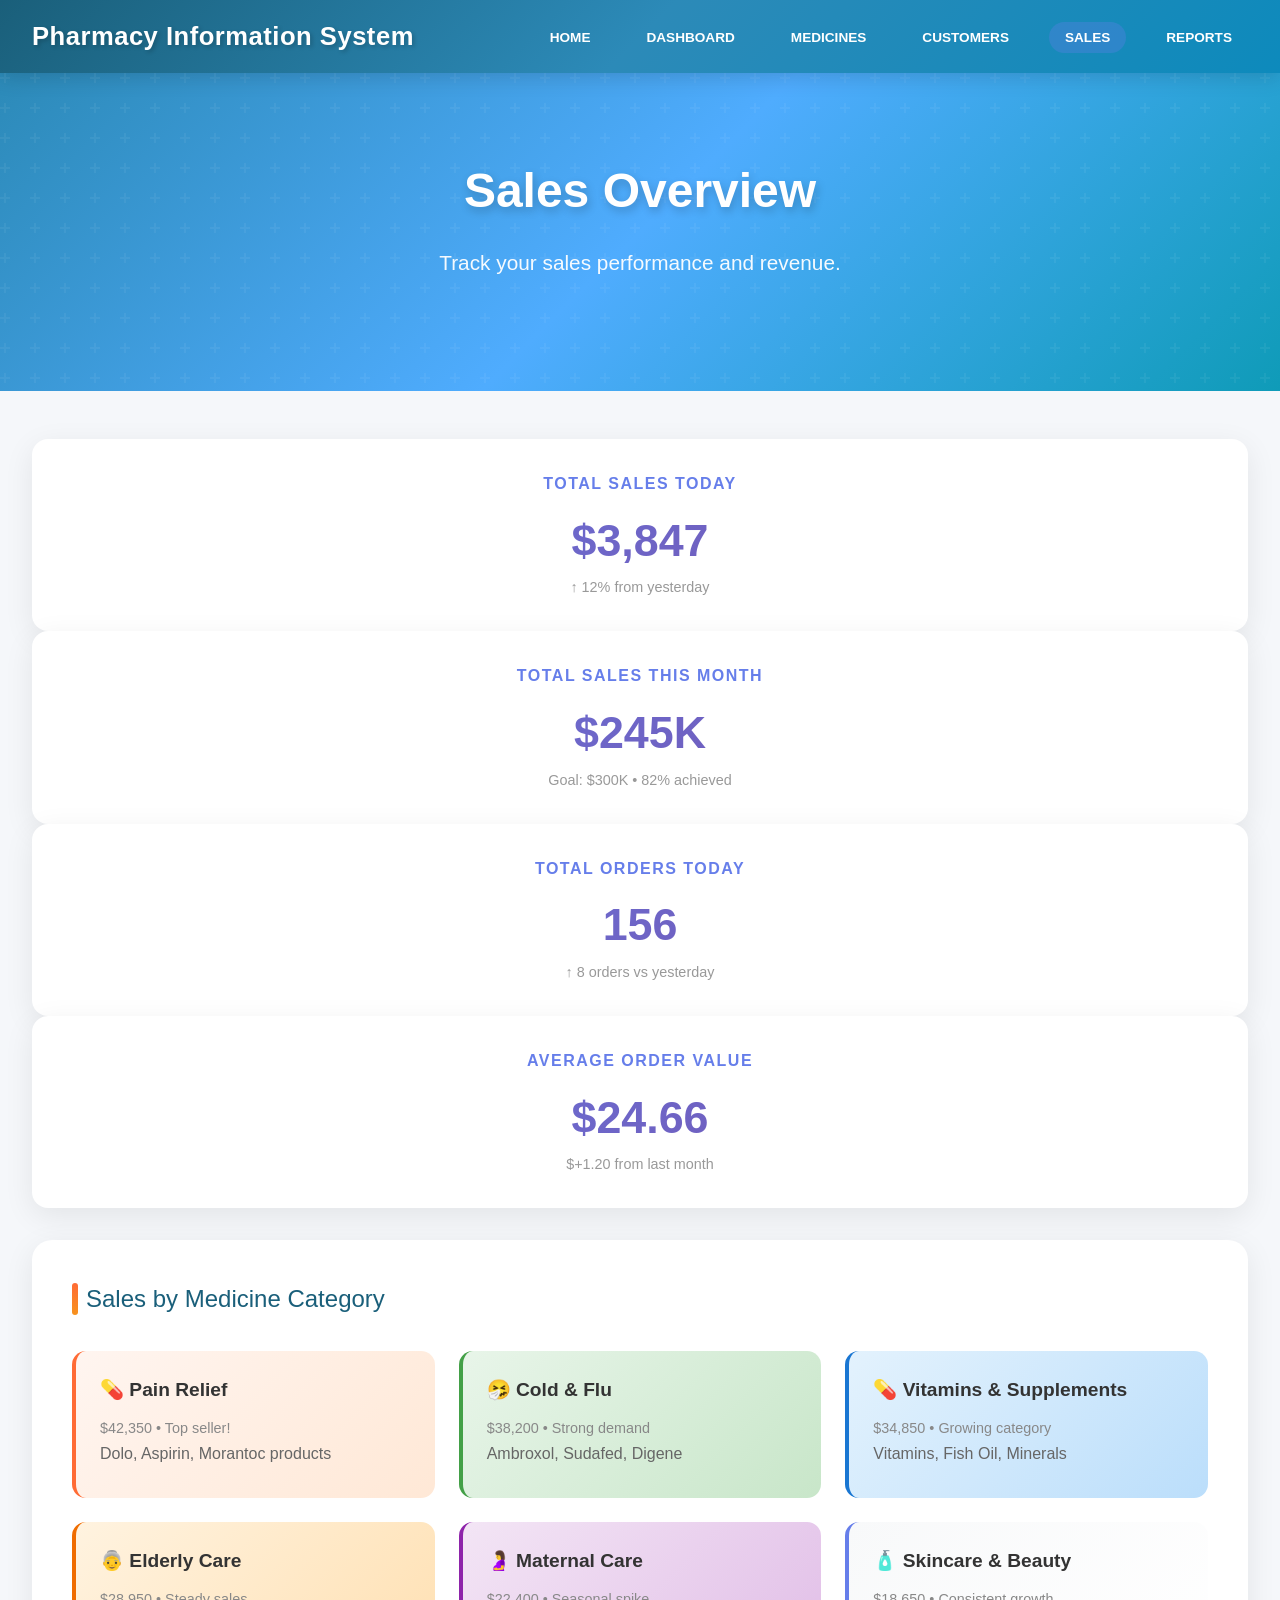
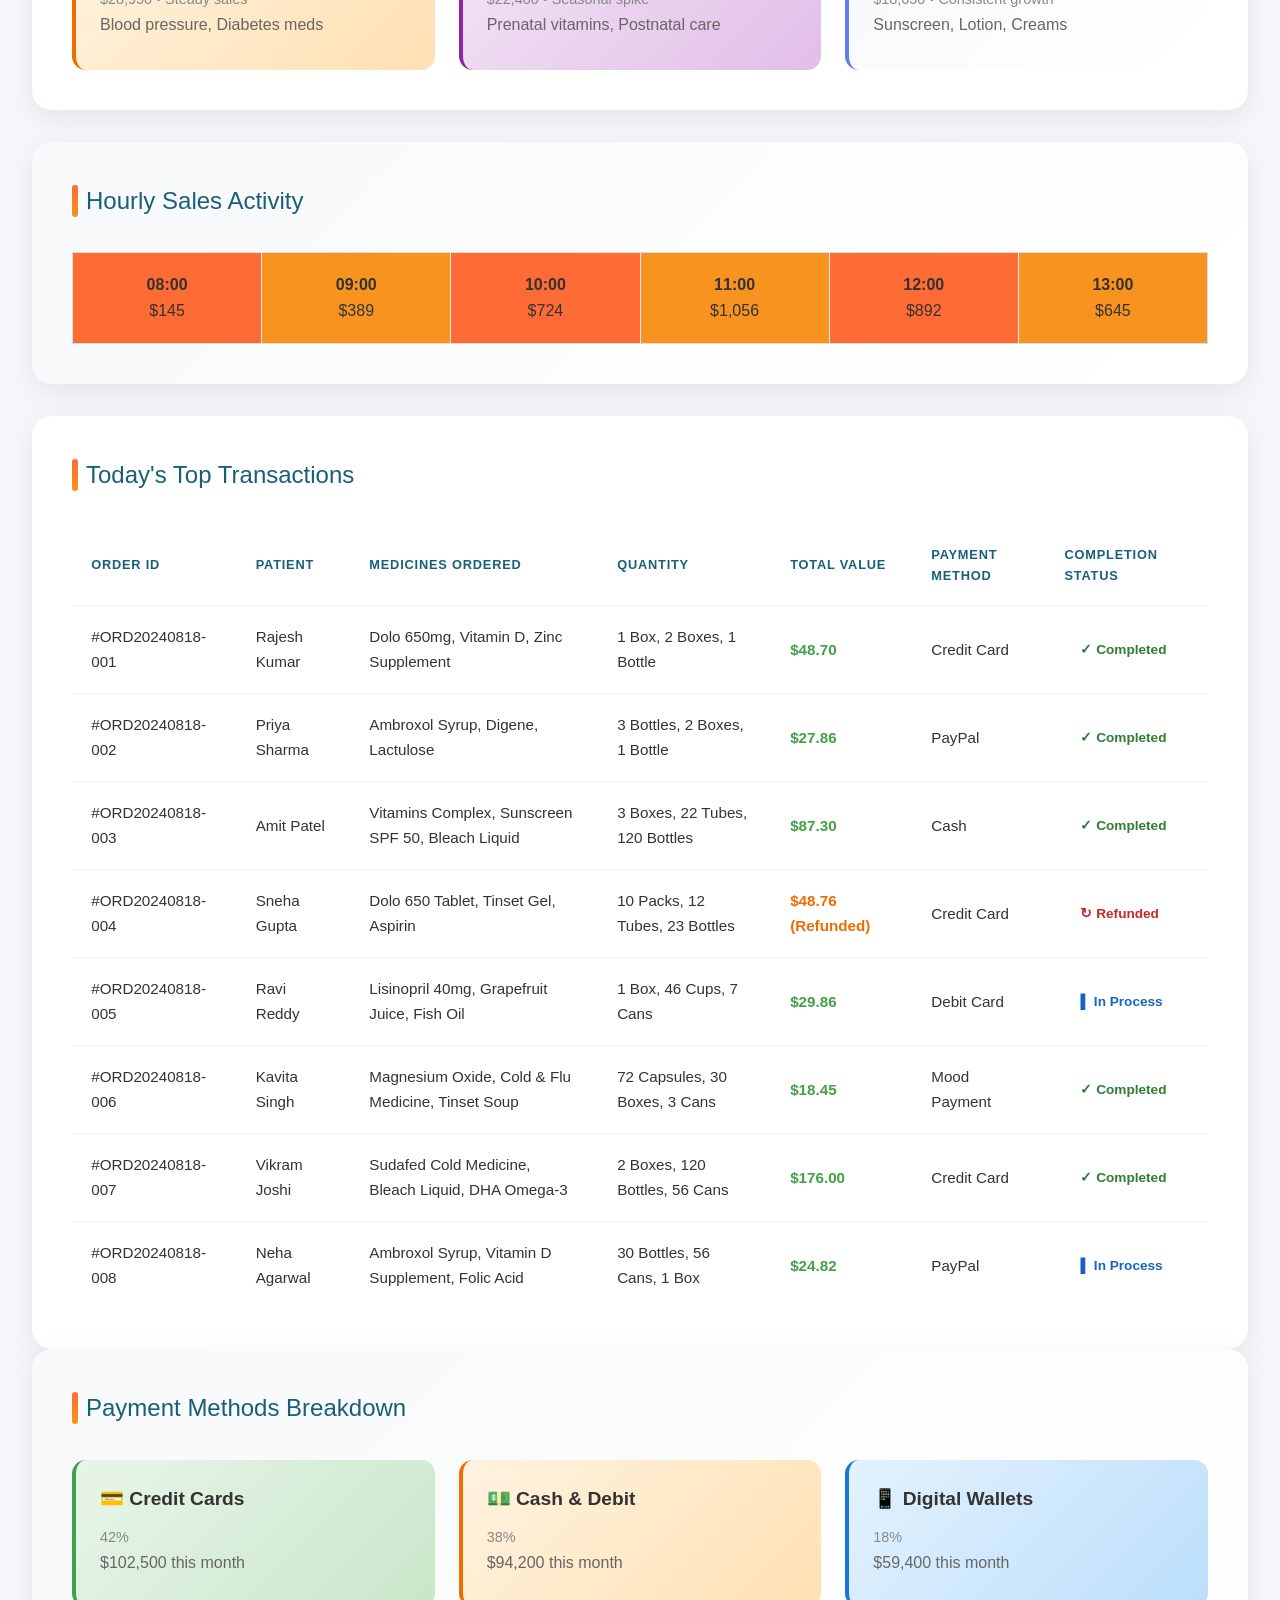
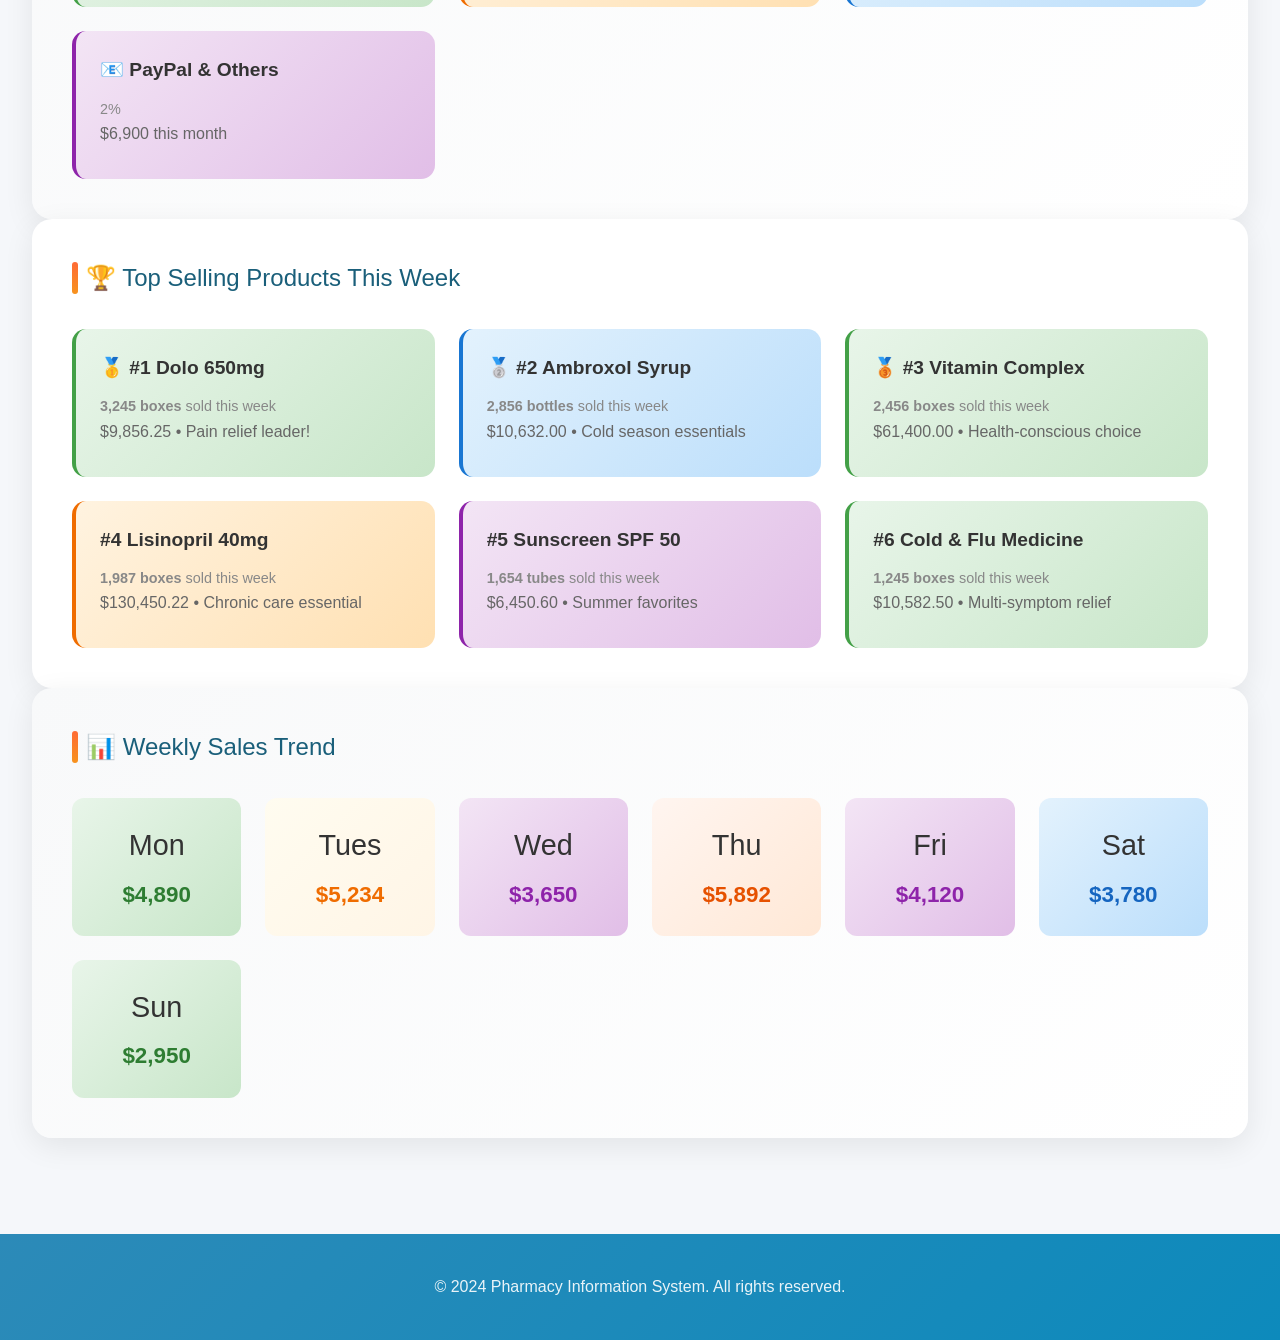
<file: sales.html>
<!DOCTYPE html>
<html lang="en">
<head>
  <meta charset="UTF-8">
  <meta name="viewport" content="width=device-width, initial-scale=1.0">
  <title>Pharmacy Information System - Sales</title>
  <link rel="stylesheet" href="styles.css">
</head>
<body>
  <nav class="navbar">
    <div class="nav-brand">
      <h2>Pharmacy Information System</h2>
    </div>
    <ul class="nav-links">
      <li><a href="home.html">Home</a></li>
      <li><a href="dashboard.html">Dashboard</a></li>
      <li><a href="medicines.html">Medicines</a></li>
      <li><a href="customers.html">Customers</a></li>
      <li><a href="sales.html" style="background-color: rgba(102, 126, 234, 0.3);">Sales</a></li>
      <li><a href="reports.html">Reports</a></li>
    </ul>
  </nav>

  <section class="hero">
    <div class="hero-content">
      <h1>Sales Overview</h1>
      <p>Track your sales performance and revenue.</p>
    </div>
  </section>

  <main class="dashboard-container">
    <!-- Sales Statistics -->
    <section class="stats-grid" style="margin-bottom: 2rem;">
      <div class="stat-card">
        <h3>Total Sales Today</h3>
        <span class="stat-number">$3,847</span>
        <p>↑ 12% from yesterday</p>
      </div>
      <div class="stat-card">
        <h3>Total Sales This Month</h3>
        <span class="stat-number">$245K</span>
        <p>Goal: $300K • 82% achieved</p>
      </div>
      <div class="stat-card">
        <h3>Total Orders Today</h3>
        <span class="stat-number">156</span>
        <p>↑ 8 orders vs yesterday</p>
      </div>
      <div class="stat-card">
        <h3>Average Order Value</h3>
        <span class="stat-number">$24.66</span>
        <p>$+1.20 from last month</p>
      </div>
    </section>

    <!-- Sales by Category -->
    <section class="sales-categories-section" style="background: white; border-radius: 20px; padding: 2.5rem; box-shadow: 0 8px 30px rgba(0, 0, 0, 0.08); margin-bottom: 2rem;">
      <div class="section-header">Sales by Medicine Category</div>
      <div class="cards-grid">
        <div class="card sales-card" style="background: linear-gradient(135deg, #fff5f0 0%, #ffe8d6 100%); border-left-color: #ff6b35;">
          <h4>💊 Pain Relief</h4>
          <span class="unit">$42,350 • Top seller!</span>
          <p>Dolo, Aspirin, Morantoc products</p>
        </div>

        <div class="card sales-card" style="background: linear-gradient(135deg, #e8f5e9 0%, #c8e6c9 100%); border-left-color: #43a047;">
          <h4>🤧 Cold & Flu</h4>
          <span class="unit">$38,200 • Strong demand</span>
          <p>Ambroxol, Sudafed, Digene</p>
        </div>

        <div class="card sales-card" style="background: linear-gradient(135deg, #e3f2fd 0%, #bbdefb 100%); border-left-color: #1976d2;">
          <h4>💊 Vitamins & Supplements</h4>
          <span class="unit">$34,850 • Growing category</span>
          <p>Vitamins, Fish Oil, Minerals</p>
        </div>

        <div class="card sales-card" style="background: linear-gradient(135deg, #fff3e0 0%, #ffe0b2 100%); border-left-color: #ef6c00;">
          <h4>👵 Elderly Care</h4>
          <span class="unit">$28,950 • Steady sales</span>
          <p>Blood pressure, Diabetes meds</p>
        </div>

        <div class="card sales-card" style="background: linear-gradient(135deg, #f3e5f5 0%, #e1bee7 100%); border-left-color: #8e24aa;">
          <h4>🤰 Maternal Care</h4>
          <span class="unit">$22,400 • Seasonal spike</span>
          <p>Prenatal vitamins, Postnatal care</p>
        </div>

        <div class="card sales-card" style="background: linear-gradient(135deg, #f8f9fa 0%, #ffffff 100%); border-left-color: #667eea;">
          <h4>🧴 Skincare & Beauty</h4>
          <span class="unit">$18,650 • Consistent growth</span>
          <p>Sunscreen, Lotion, Creams</p>
        </div>
      </div>
    </section>

    <!-- Hourly Sales Chart -->
    <section class="hourly-sales-section" style="background: linear-gradient(135deg, #f8f9fa 0%, #ffffff 100%); border-radius: 20px; padding: 2.5rem; box-shadow: 0 8px 30px rgba(0, 0, 0, 0.08); margin-bottom: 2rem;">
      <div class="section-header">Hourly Sales Activity</div>
      <div class="hourly-chart" style="display: grid; grid-template-columns: repeat(6, 1fr); gap: 1px; background: #eee; border: 1px solid #ddd;">
        <div class="hour-bar" style="background: #ff6b35; padding: 1.2rem; text-align: center;">
          <strong>08:00</strong>
          <p>$145</p>
        </div>
        <div class="hour-bar" style="background: #f7931e; padding: 1.2rem; text-align: center;">
          <strong>09:00</strong>
          <p>$389</p>
        </div>
        <div class="hour-bar" style="background: #ff6b35; padding: 1.2rem; text-align: center;">
          <strong>10:00</strong>
          <p>$724</p>
        </div>
        <div class="hour-bar" style="background: #f7931e; padding: 1.2rem; text-align: center;">
          <strong>11:00</strong>
          <p>$1,056</p>
        </div>
        <div class="hour-bar" style="background: #ff6b35; padding: 1.2rem; text-align: center;">
          <strong>12:00</strong>
          <p>$892</p>
        </div>
        <div class="hour-bar" style="background: #f7931e; padding: 1.2rem; text-align: center;">
          <strong>13:00</strong>
          <p>$645</p>
        </div>
      </div>
    </section>

    <!-- Today's Top Transactions -->
    <section class="top-transactions-section" style="background: white; border-radius: 20px; padding: 2.5rem; box-shadow: 0 8px 30px rgba(0, 0, 0, 0.08);">
      <div class="section-header">Today's Top Transactions</div>
      <table class="transactions-table">
        <thead>
          <tr>
            <th>Order ID</th>
            <th>Patient</th>
            <th>Medicines Ordered</th>
            <th>Quantity</th>
            <th>Total Value</th>
            <th>Payment Method</th>
            <th>Completion Status</th>
          </tr>
        </thead>
        <tbody>
          <tr>
            <td>#ORD20240818-001</td>
            <td>Rajesh Kumar</td>
            <td>Dolo 650mg, Vitamin D, Zinc Supplement</td>
            <td>1 Box, 2 Boxes, 1 Bottle</td>
            <td style="color: #43a047; font-weight: 600;">$48.70</td>
            <td>Credit Card</td>
            <td><span class="status-badge status-completed">✓ Completed</span></td>
          </tr>
          <tr>
            <td>#ORD20240818-002</td>
            <td>Priya Sharma</td>
            <td>Ambroxol Syrup, Digene, Lactulose</td>
            <td>3 Bottles, 2 Boxes, 1 Bottle</td>
            <td style="color: #43a047; font-weight: 600;">$27.86</td>
            <td>PayPal</td>
            <td><span class="status-badge status-completed">✓ Completed</span></td>
          </tr>
          <tr>
            <td>#ORD20240818-003</td>
            <td>Amit Patel</td>
            <td>Vitamins Complex, Sunscreen SPF 50, Bleach Liquid</td>
            <td>3 Boxes, 22 Tubes, 120 Bottles</td>
            <td style="color: #43a047; font-weight: 600;">$87.30</td>
            <td>Cash</td>
            <td><span class="status-badge status-completed">✓ Completed</span></td>
          </tr>
          <tr>
            <td>#ORD20240818-004</td>
            <td>Sneha Gupta</td>
            <td>Dolo 650 Tablet, Tinset Gel, Aspirin</td>
            <td>10 Packs, 12 Tubes, 23 Bottles</td>
            <td style="color: #ef6c00; font-weight: 600;">$48.76 (Refunded)</td>
            <td>Credit Card</td>
            <td><span class="status-badge status-canceled">↻ Refunded</span></td>
          </tr>
          <tr>
            <td>#ORD20240818-005</td>
            <td>Ravi Reddy</td>
            <td>Lisinopril 40mg, Grapefruit Juice, Fish Oil</td>
            <td>1 Box, 46 Cups, 7 Cans</td>
            <td style="color: #43a047; font-weight: 600;">$29.86</td>
            <td>Debit Card</td>
            <td><span class="status-badge status-processing">▌ In Process</span></td>
          </tr>
          <tr>
            <td>#ORD20240818-006</td>
            <td>Kavita Singh</td>
            <td>Magnesium Oxide, Cold & Flu Medicine, Tinset Soup</td>
            <td>72 Capsules, 30 Boxes, 3 Cans</td>
            <td style="color: #43a047; font-weight: 600;">$18.45</td>
            <td>Mood Payment</td>
            <td><span class="status-badge status-completed">✓ Completed</span></td>
          </tr>
          <tr>
            <td>#ORD20240818-007</td>
            <td>Vikram Joshi</td>
            <td>Sudafed Cold Medicine, Bleach Liquid, DHA Omega-3</td>
            <td>2 Boxes, 120 Bottles, 56 Cans</td>
            <td style="color: #43a047; font-weight: 600;">$176.00</td>
            <td>Credit Card</td>
            <td><span class="status-badge status-completed">✓ Completed</span></td>
          </tr>
          <tr>
            <td>#ORD20240818-008</td>
            <td>Neha Agarwal</td>
            <td>Ambroxol Syrup, Vitamin D Supplement, Folic Acid</td>
            <td>30 Bottles, 56 Cans, 1 Box</td>
            <td style="color: #43a047; font-weight: 600;">$24.82</td>
            <td>PayPal</td>
            <td><span class="status-badge status-processing">▌ In Process</span></td>
          </tr>
        </tbody>
      </table>
    </section>

    <!-- Payment Methods Breakdown -->
    <section class="payment-methods-section" style="background: linear-gradient(135deg, #f8f9fa 0%, #ffffff 100%); border-radius: 20px; padding: 2.5rem; box-shadow: 0 8px 30px rgba(0, 0, 0, 0.08);">
      <div class="section-header">Payment Methods Breakdown</div>
      <div class="cards-grid">
        <div class="card payment-card" style="background: linear-gradient(135deg, #e8f5e9 0%, #c8e6c9 100%); border-left-color: #43a047;">
          <h4>💳 Credit Cards</h4>
          <span class="unit">42%</span>
          <p>$102,500 this month</p>
        </div>

        <div class="card payment-card" style="background: linear-gradient(135deg, #fff3e0 0%, #ffe0b2 100%); border-left-color: #ef6c00;">
          <h4>💵 Cash & Debit</h4>
          <span class="unit">38%</span>
          <p>$94,200 this month</p>
        </div>

        <div class="card payment-card" style="background: linear-gradient(135deg, #e3f2fd 0%, #bbdefb 100%); border-left-color: #1976d2;">
          <h4>📱 Digital Wallets</h4>
          <span class="unit">18%</span>
          <p>$59,400 this month</p>
        </div>

        <div class="card payment-card" style="background: linear-gradient(135deg, #f3e5f5 0%, #e1bee7 100%); border-left-color: #8e24aa;">
          <h4>📧 PayPal & Others</h4>
          <span class="unit">2%</span>
          <p>$6,900 this month</p>
        </div>
      </div>
    </section>

    <!-- Top Products Section -->
    <section class="top-products-section" style="background: white; border-radius: 20px; padding: 2.5rem; box-shadow: 0 8px 30px rgba(0, 0, 0, 0.08);">
      <div class="section-header">🏆 Top Selling Products This Week</div>
      <div class="cards-grid">
        <div class="card product-card" style="background: linear-gradient(135deg, #e8f5e9 0%, #c8e6c9 100%); border-left-color: #43a047;">
          <h4>🥇 #1 Dolo 650mg</h4>
          <span class="unit"><strong>3,245 boxes</strong> sold this week</span>
          <p>$9,856.25 • Pain relief leader!</p>
        </div>

        <div class="card product-card" style="background: linear-gradient(135deg, #e3f2fd 0%, #bbdefb 100%); border-left-color: #1976d2;">
          <h4>🥈 #2 Ambroxol Syrup</h4>
          <span class="unit"><strong>2,856 bottles</strong> sold this week</span>
          <p>$10,632.00 • Cold season essentials</p>
        </div>

        <div class="card product-card" style="background: linear-gradient(135deg, #e8f5e9 0%, #c8e6c9 100%); border-left-color: #43a047;">
          <h4>🥉 #3 Vitamin Complex</h4>
          <span class="unit"><strong>2,456 boxes</strong> sold this week</span>
          <p>$61,400.00 • Health-conscious choice</p>
        </div>

        <div class="card product-card" style="background: linear-gradient(135deg, #fff3e0 0%, #ffe0b2 100%); border-left-color: #ef6c00;">
          <h4>#4 Lisinopril 40mg</h4>
          <span class="unit"><strong>1,987 boxes</strong> sold this week</span>
          <p>$130,450.22 • Chronic care essential</p>
        </div>

        <div class="card product-card" style="background: linear-gradient(135deg, #f3e5f5 0%, #e1bee7 100%); border-left-color: #8e24aa;">
          <h4>#5 Sunscreen SPF 50</h4>
          <span class="unit"><strong>1,654 tubes</strong> sold this week</span>
          <p>$6,450.60 • Summer favorites</p>
        </div>

        <div class="card product-card" style="background: linear-gradient(135deg, #e8f5e9 0%, #c8e6c9 100%); border-left-color: #43a047;">
          <h4>#6 Cold & Flu Medicine</h4>
          <span class="unit"><strong>1,245 boxes</strong> sold this week</span>
          <p>$10,582.50 • Multi-symptom relief</p>
        </div>
      </div>
    </section>

    <!-- Weekly Sales Trend -->
    <section class="weekly-trend-section" style="background: linear-gradient(135deg, #f8f9fa 0%, #ffffff 100%); border-radius: 20px; padding: 2.5rem; box-shadow: 0 8px 30px rgba(0, 0, 0, 0.08);">
      <div class="section-header">📊 Weekly Sales Trend</div>
      <div style="display: grid; grid-template-columns: repeat(auto-fit, minmax(150px, 1fr)); gap: 1.5rem;">
        <div class="trend-card" style="background: linear-gradient(135deg, #e8f5e9 0%, #c8e6c9 100%); border-radius: 12px; padding: 1.5rem; text-align: center;">
          <span style="font-size: 1.8rem; display: block; margin-bottom: 0.5rem;">Mon</span>
          <strong style="display: block; color: #2e7d32; font-size: 1.4rem;">$4,890</strong>
        </div>
        <div class="trend-card" style="background: linear-gradient(135deg, #fffcf0 0%, #fff5e6 100%); border-radius: 12px; padding: 1.5rem; text-align: center;">
          <span style="font-size: 1.8rem; display: block; margin-bottom: 0.5rem;">Tues</span>
          <strong style="display: block; color: #ef6c00; font-size: 1.4rem;">$5,234</strong>
        </div>
        <div class="trend-card" style="background: linear-gradient(135deg, #f3e5f5 0%, #e1bee7 100%); border-radius: 12px; padding: 1.5rem; text-align: center;">
          <span style="font-size: 1.8rem; display: block; margin-bottom: 0.5rem;">Wed</span>
          <strong style="display: block; color: #8e24aa; font-size: 1.4rem;">$3,650</strong>
        </div>
        <div class="trend-card" style="background: linear-gradient(135deg, #fff5f0 0%, #ffe8d6 100%); border-radius: 12px; padding: 1.5rem; text-align: center;">
          <span style="font-size: 1.8rem; display: block; margin-bottom: 0.5rem;">Thu</span>
          <strong style="display: block; color: #e65100; font-size: 1.4rem;">$5,892</strong>
        </div>
        <div class="trend-card" style="background: linear-gradient(135deg, #f3e5f5 0%, #e1bee7 100%); border-radius: 12px; padding: 1.5rem; text-align: center;">
          <span style="font-size: 1.8rem; display: block; margin-bottom: 0.5rem;">Fri</span>
          <strong style="display: block; color: #8e24aa; font-size: 1.4rem;">$4,120</strong>
        </div>
        <div class="trend-card" style="background: linear-gradient(135deg, #e3f2fd 0%, #bbdefb 100%); border-radius: 12px; padding: 1.5rem; text-align: center;">
          <span style="font-size: 1.8rem; display: block; margin-bottom: 0.5rem;">Sat</span>
          <strong style="display: block; color: #1565c0; font-size: 1.4rem;">$3,780</strong>
        </div>
        <div class="trend-card" style="background: linear-gradient(135deg, #e8f5e9 0%, #c8e6c9 100%); border-radius: 12px; padding: 1.5rem; text-align: center;">
          <span style="font-size: 1.8rem; display: block; margin-bottom: 0.5rem;">Sun</span>
          <strong style="display: block; color: #2e7d32; font-size: 1.4rem;">$2,950</strong>
        </div>
      </div>
    </section>
  </main>

  <footer>
    <p>&copy; 2024 Pharmacy Information System. All rights reserved.</p>
  </footer>
</body>
</html>
</file>
<file: styles.css>
* {
  margin: 0;
  padding: 0;
  box-sizing: border-box;
}

body {
  font-family: 'Segoe UI', Tahoma, Geneva, Verdana, sans-serif;
  line-height: 1.6;
  color: #333;
  background-color: #f5f7fa;
}

.navbar {
  background: linear-gradient(135deg, #1a5f7a 0%, #2c8ab8 50%, #0d8abc 100%);
  padding: 1rem 2rem;
  display: flex;
  justify-content: space-between;
  align-items: center;
  box-shadow: 0 4px 20px rgba(0, 0, 0, 0.15);
  position: sticky;
  top: 0;
  z-index: 1000;
}

.nav-brand h2 {
  color: white;
  font-size: 1.6rem;
  font-weight: 700;
  letter-spacing: 0.5px;
  text-shadow: 2px 2px 4px rgba(0, 0, 0, 0.2);
}

.nav-links {
  display: flex;
  list-style: none;
  gap: 1.5rem;
}

.nav-links a {
  color: white;
  text-decoration: none;
  font-weight: 600;
  text-transform: uppercase;
  font-size: 0.85rem;
  padding: 0.5rem 1rem;
  border-radius: 25px;
  transition: all 0.3s ease;
  position: relative;
}

.nav-links a::before {
  content: '';
  position: absolute;
  bottom: 0;
  left: 50%;
  width: 0;
  height: 2px;
  background: white;
  transition: all 0.3s ease;
  transform: translateX(-50%);
}

.nav-links a:hover {
  background-color: rgba(255, 255, 255, 0.2);
}

.nav-links a:hover::before {
  width: 80%;
}

.hero {
  background: linear-gradient(135deg, #2c8ab8 0%, #4facfe 50%, #0f9bb8 100%);
  color: white;
  padding: 5rem 2rem;
  text-align: center;
  min-height: auto;
  position: relative;
  overflow: hidden;
}

.hero::before {
  content: '';
  position: absolute;
  top: 0;
  left: 0;
  right: 0;
  bottom: 0;
  background: url("data:image/svg+xml,%3Csvg width='60' height='60' viewBox='0 0 60 60' xmlns='http://www.w3.org/2000/svg'%3E%3Cg fill='none' fill-rule='evenodd'%3E%3Cg fill='%23ffffff' fill-opacity='0.05'%3E%3Cpath d='M36 34v-4h-2v4h-4v2h4v4h2v-4h4v-2h-4zm0-30V0h-2v4h-4v2h4v4h2V6h4V4h-4zM6 34v-4H4v4H0v2h4v4h2v-4h4v-2H6zM6 4V0H4v4H0v2h4v4h2V6h4V4H6z'/%3E%3C/g%3E%3C/g%3E%3C/svg%3E");
}

.hero-content {
  position: relative;
  z-index: 1;
}

.hero h1 {
  font-size: 3rem;
  margin-bottom: 1rem;
  font-weight: 800;
  text-shadow: 2px 4px 10px rgba(0, 0, 0, 0.2);
  animation: fadeInUp 0.8s ease-out;
}

.hero p {
  font-size: 1.3rem;
  margin-bottom: 2rem;
  opacity: 0.95;
  animation: fadeInUp 1s ease-out;
}

@keyframes fadeInUp {
  from {
    opacity: 0;
    transform: translateY(20px);
  }
  to {
    opacity: 1;
    transform: translateY(0);
  }
}

.btn-primary {
  background: linear-gradient(135deg, #ff6b35 0%, #f7931e 100%);
  color: white;
  border: none;
  padding: 1rem 2.5rem;
  font-size: 1.1rem;
  border-radius: 50px;
  cursor: pointer;
  transition: all 0.3s ease;
  box-shadow: 0 8px 25px rgba(255, 107, 53, 0.4);
  font-weight: 600;
}

.btn-primary:hover {
  transform: translateY(-3px) scale(1.02);
  box-shadow: 0 12px 35px rgba(255, 107, 53, 0.5);
}

.dashboard-container {
  padding: 3rem 2rem;
  max-width: 1400px;
  margin: 0 auto;
}

.sections-heading {
  font-size: 2rem;
  color: #1a5f7a;
  margin-bottom: 2rem;
  padding-left: 1rem;
  position: relative;
}

.stat-card {
  background: white;
  border-radius: 16px;
  padding: 2rem;
  box-shadow: 0 8px 30px rgba(0, 0, 0, 0.08);
  text-align: center;
  transition: all 0.3s ease;
}

.stat-card:hover {
  transform: translateY(-5px) scale(1.02);
  box-shadow: 0 12px 40px rgba(0, 0, 0, 0.12);
}

.stat-card h3 {
  color: #667eea;
  font-size: 1rem;
  margin-bottom: 0.5rem;
  text-transform: uppercase;
  letter-spacing: 1.5px;
}

.stat-number {
  font-size: 2.8rem;
  font-weight: 800;
  background: linear-gradient(135deg, #667eea 0%, #764ba2 100%);
  -webkit-background-clip: text;
  -webkit-text-fill-color: transparent;
  background-clip: text;
  display: block;
}

.stat-card p {
  color: #999;
  font-size: 0.9rem;
}

.hero-feature h2, .services h2, .testimonials h2 {
  color: #1a5f7a;
  margin-bottom: 1.5rem;
  font-size: 1.8rem;
  position: relative;
  padding-bottom: 0.5rem;
}

.hero-feature h2::after, .services h2::after, .testimonials h2::after {
  content: '';
  position: absolute;
  bottom: 0;
  left: 0;
  width: 80px;
  height: 4px;
  background: linear-gradient(90deg, #ff6b35 0%, #f7931e 100%);
  border-radius: 2px;
}

.hero-feature p {
  color: #555;
  line-height: 1.8;
  font-size: 1.1rem;
}

.services .cards-grid {
  gap: 2rem;
}

.card-featured {
  background: white;
  border-radius: 16px;
  padding: 2rem;
  text-align: center;
  box-shadow: 0 8px 30px rgba(0, 0, 0, 0.08);
  transition: all 0.3s ease;
}

.card-featured:hover {
  transform: translateY(-5px);
  box-shadow: 0 12px 40px rgba(0, 0, 0, 0.12);
}

.card-featured .icon {
  font-size: 3rem;
  display: block;
  margin-bottom: 1rem;
  filter: drop-shadow(0 4px 8px rgba(0, 0, 0, 0.1));
}

.card-featured h3 {
  color: #1a5f7a;
  font-size: 1.4rem;
  margin-bottom: 1rem;
}

.card-featured p {
  color: #666;
  font-size: 1rem;
}

.testimonials .cards-grid {
  gap: 1.5rem;
}

.card.testimonial {
  background: linear-gradient(135deg, #f8f9fa 0%, #ffffff 100%);
  border-radius: 16px;
  padding: 2rem;
  box-shadow: 0 8px 30px rgba(0, 0, 0, 0.08);
  border-left: 4px solid #667eea;
}

.card.testimonial p {
  font-style: italic;
  color: #555;
  margin-bottom: 1rem;
}

.card.testimonial span {
  color: #888;
  font-weight: 600;
}

.transactions-section, .low-stock-section, 
.hero-feature, .services, .testimonials {
  background: white;
  border-radius: 20px;
  padding: 2.5rem;
  box-shadow: 0 8px 30px rgba(0, 0, 0, 0.08);
  margin-bottom: 2rem;
}

.section-header {
  color: #1a5f7a;
  font-size: 1.5rem;
  margin-bottom: 2rem;
  display: flex;
  align-items: center;
  gap: 0.5rem;
}

.section-header::before {
  content: '';
  width: 6px;
  height: 32px;
  background: linear-gradient(180deg, #ff6b35 0%, #f7931e 100%);
  border-radius: 4px;
}

.transactions-table {
  width: 100%;
  border-collapse: collapse;
}

.transactions-table th, .transactions-table td {
  padding: 1.2rem;
  text-align: left;
  border-bottom: 1px solid #eee;
  font-size: 0.95rem;
}

.transactions-table tr:last-child td {
  border-bottom: none;
}

.transactions-table th {
  background-color: linear-gradient(135deg, #f8f9fa 0%, #e9ecef 100%);
  font-weight: 700;
  color: #1a5f7a;
  text-transform: uppercase;
  font-size: 0.8rem;
  letter-spacing: 0.8px;
}

.transactions-table tr:hover td {
  background-color: linear-gradient(135deg, #f8f9fa 0%, #fff5eb 100%);
}

.status-badge {
  display: inline-block;
  padding: 0.4rem 1rem;
  border-radius: 20px;
  font-size: 0.85rem;
  font-weight: 600;
  text-transform: capitalize;
}

.status-completed {
  background-color: linear-gradient(135deg, #e8f5e9 0%, #c8e6c9 100%);
  color: #2e7d32;
}

.status-pending {
  background-color: linear-gradient(135deg, #fff3e0 0%, #ffe0b2 100%);
  color: #ef6c00;
}

.status-processing {
  background-color: linear-gradient(135deg, #e3f2fd 0%, #bbdefb 100%);
  color: #1565c0;
}

.status-canceled {
  background-color: linear-gradient(135deg, #ffebee 0%, #ffcdd2 100%);
  color: #c62828;
}

.low-stock-warning {
  color: #ff6b35;
  font-size: 0.95rem;
  display: block;
  margin-bottom: 0.5rem;
}

.cards-grid {
  display: grid;
  grid-template-columns: repeat(auto-fill, minmax(280px, 1fr));
  gap: 1.5rem;
}

.card {
  background: linear-gradient(135deg, #fff5f0 0%, #ffe8d6 100%);
  border-radius: 14px;
  padding: 1.5rem;
  border-left: 4px solid #ff6b35;
  transition: all 0.3s ease;
}

.card:hover {
  transform: translateY(-3px);
  box-shadow: 0 8px 25px rgba(255, 107, 53, 0.15);
}

.card h4 {
  color: #333;
  font-size: 1.2rem;
  margin-bottom: 0.6rem;
}

.card p {
  color: #666;
  font-size: 1rem;
  margin-bottom: 0.5rem;
}

.card .unit {
  color: #888;
  font-size: 0.9rem;
}

footer {
  text-align: center;
  padding: 2.5rem;
  background: linear-gradient(135deg, #2c8ab8 0%, #0d8abc 100%);
  color: white;
  margin-top: 3rem;
}

footer p {
  opacity: 0.9;
}

@media (max-width: 1200px) {
  .stats-grid {
    grid-template-columns: repeat(2, 1fr);
  }

  .transactions-table, .inventory-table {
    font-size: 0.85rem;
  }

  .transactions-table th, .transactions-table td,
  .inventory-table th, .inventory-table td {
    padding: 1rem;
  }
}

@media (max-width: 768px) {
  .navbar {
    flex-direction: column;
    gap: 0.8rem;
  }

  .nav-links {
    flex-wrap: wrap;
    justify-content: center;
    gap: 1rem;
  }

  .stats-grid {
    grid-template-columns: 1fr;
  }

  .hero h1 {
    font-size: 2.2rem;
  }

  .hero p {
    font-size: 1.1rem;
  }
}

@media (max-width: 480px) {
  .dashboard-container {
    padding: 1.5rem 1rem;
  }

  .transactions-section, .low-stock-section, 
  .hero-feature, .services, .testimonials {
    padding: 1.5rem;
  }

  .hero {
    padding: 3rem 1rem;
  }

  .cards-grid {
    grid-template-columns: 1fr;
  }

  .navbar h2 {
    font-size: 1.3rem;
  }
}
</file>
